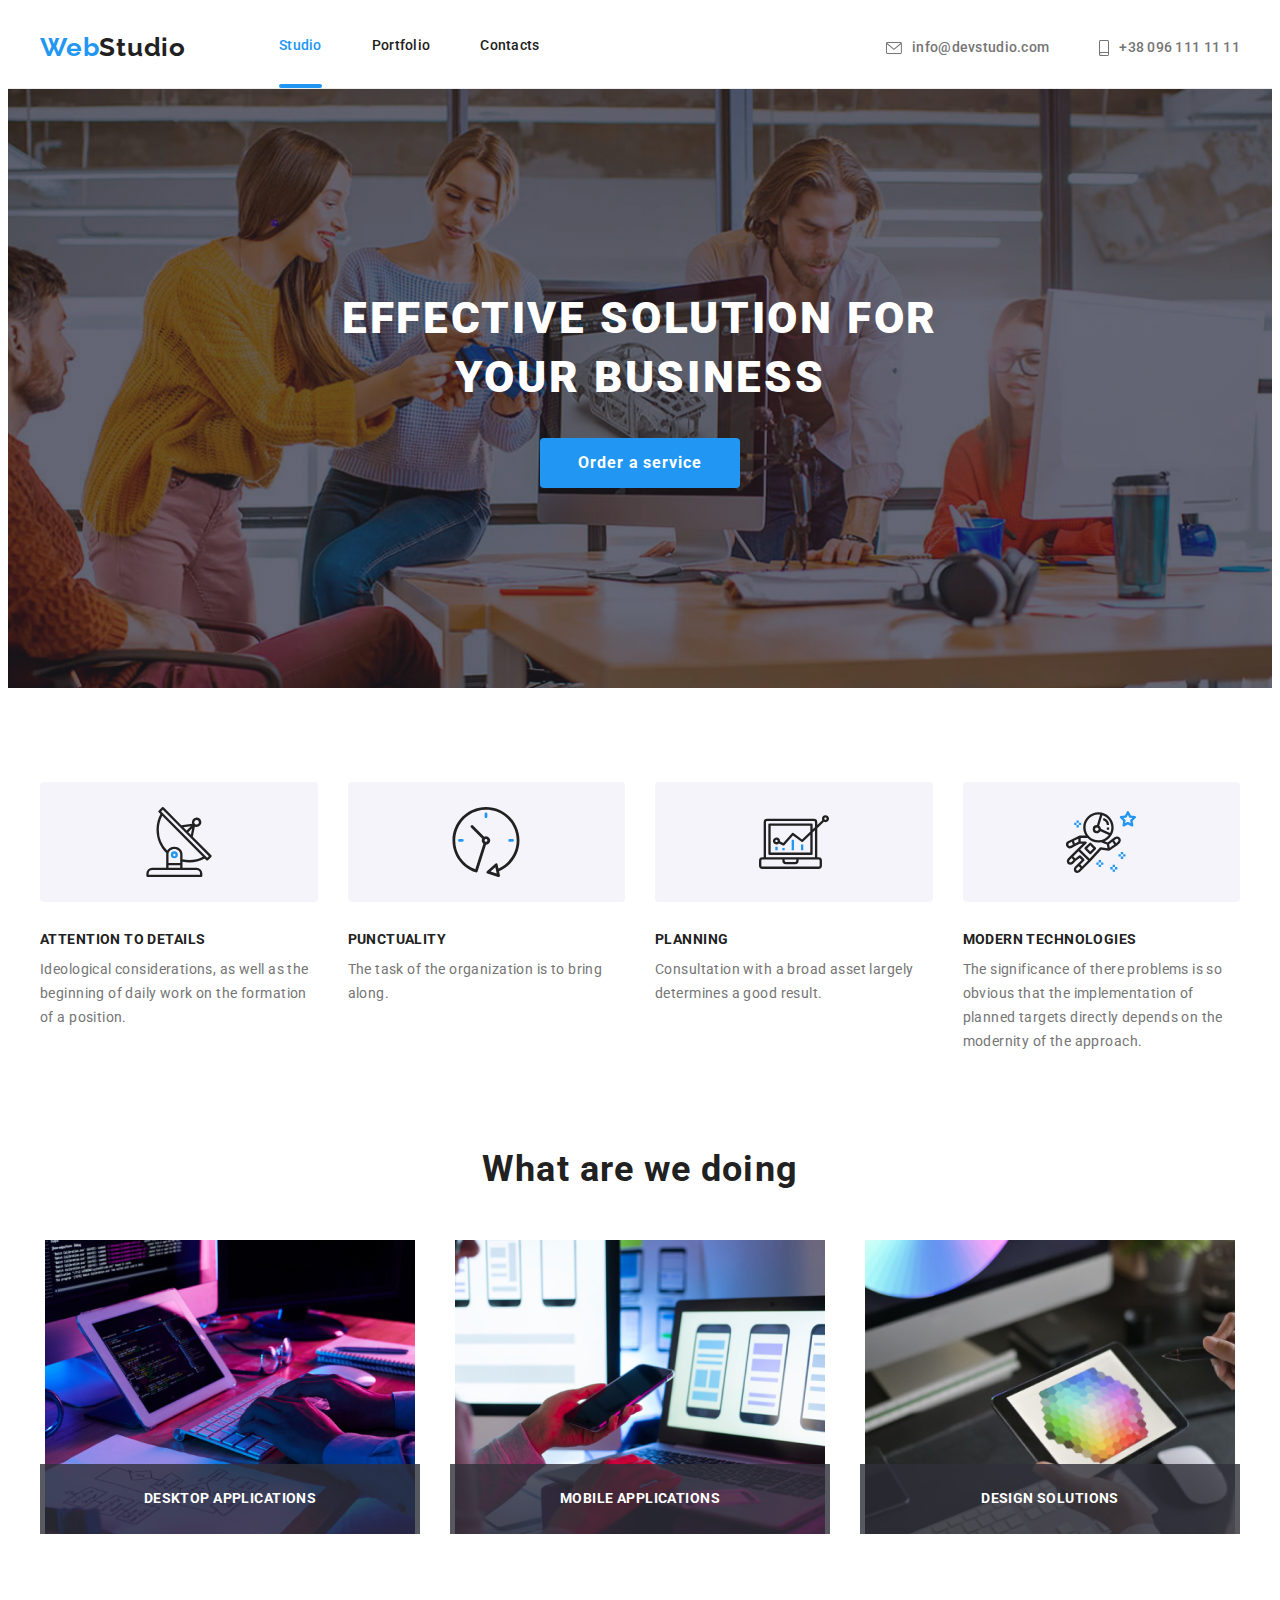
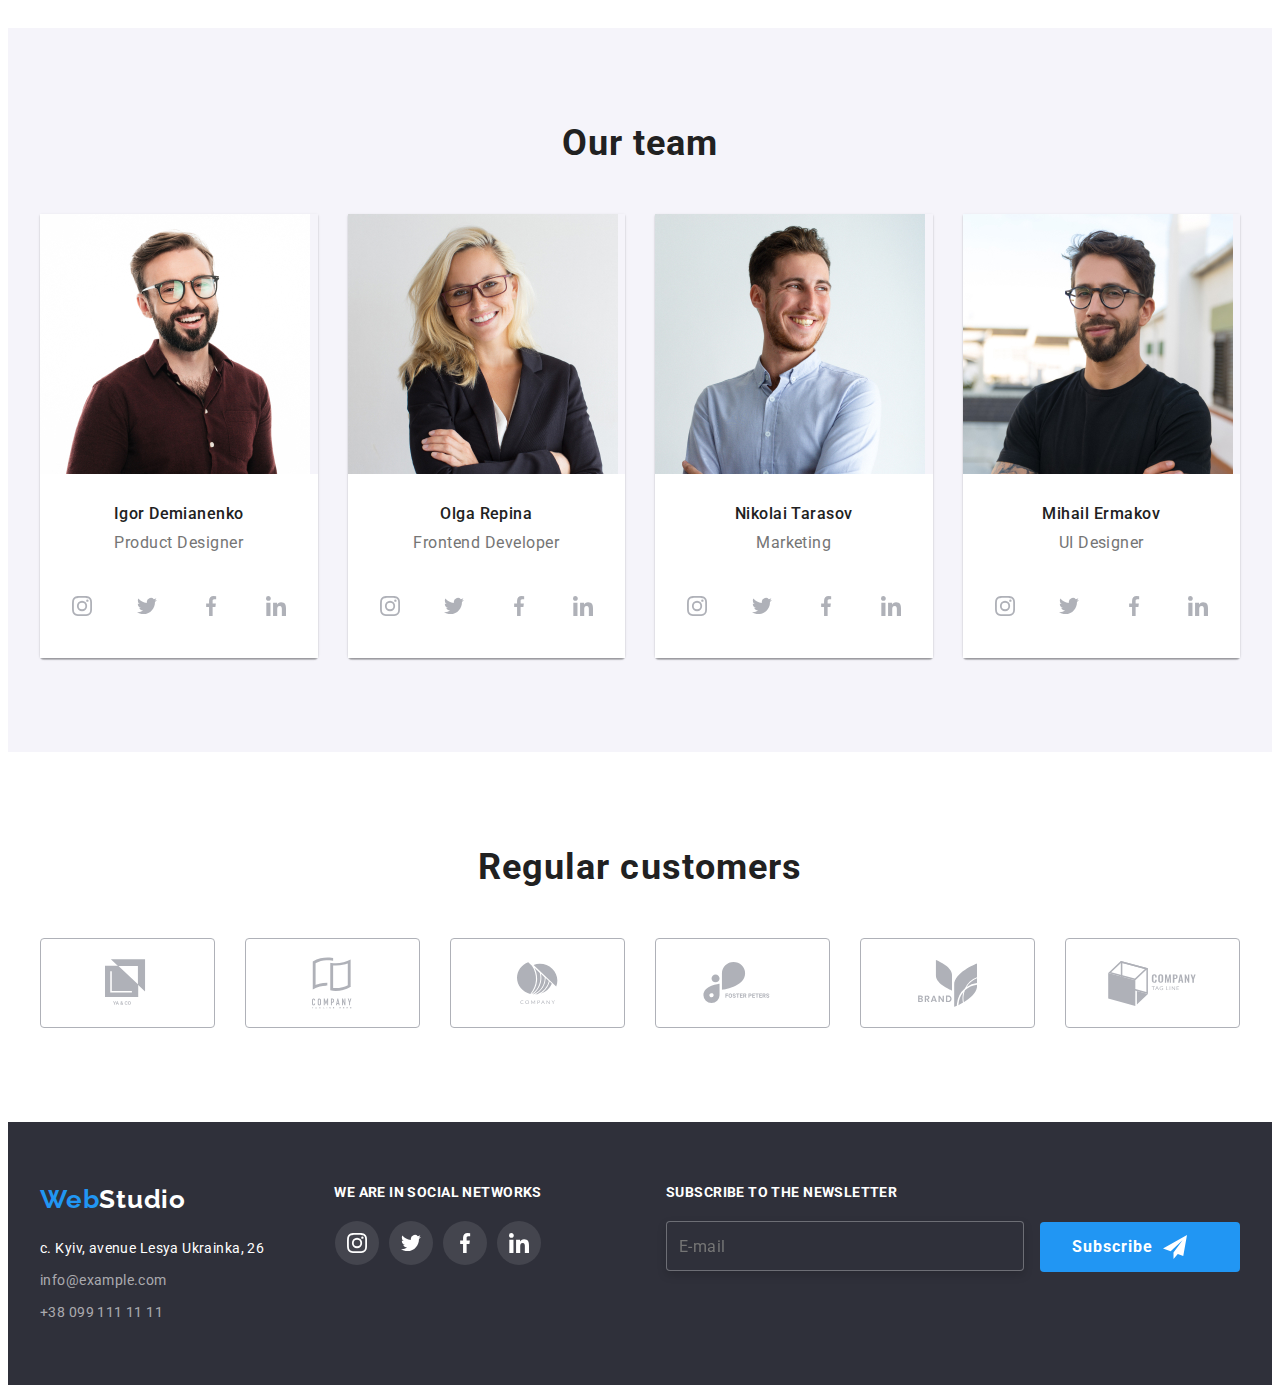
<file: index.html>
<!DOCTYPE html>
<html lang="en">
  <head>
    <meta charset="UTF-8" />
    <meta http-equiv="X-UA-Compatible" content="IE=edge" />
    <meta name="viewport" content="width=device-width, initial-scale=1.0" />
    <title>Studio</title>
    <link rel="preconnect" href="https://fonts.gstatic.com" />
    <link
      href="https://fonts.googleapis.com/css2?family=Raleway:wght@700&family=Roboto:wght@400;500;700;900&display=swap"
      rel="stylesheet"
    />
    <link
      rel="stylesheet"
      href="https://cdnjs.cloudflare.com/ajax/libs/modern-normalize/0.2.0/modern-normalize.css"
      integrity="sha512-oxqL25oMBPTFLK5OOR4U/Y//5oyc+3B8MJVTuGD2FLdyA+VXlhKMyQ7YjHNSI5+CLk0UdMLw1lV64dDuT1Batw=="
      crossorigin="anonymous"
    />
    <link rel="stylesheet" href="./css/main.min.css" />
  </head>

  <body>
    <!--site header-->
    <header class="page-header">
      <div class="container">
        <nav class="nav">
          <a href="./index.html" class="logo__link link" lang="en">
            <span class="logo__text">
              Web<span class="logo--light-them">Studio</span>
            </span>
          </a>

          <ul class="nav__list list">
            <li class="nav__item">
              <a href="./index.html" class="nav__link current link"> Studio </a>
            </li>

            <li class="nav__item">
              <a href="./portfolio.html" class="nav__link link"> Portfolio </a>
            </li>

            <li class="nav__item">
              <a href="" class="nav__link link"> Contacts </a>
            </li>
          </ul>
        </nav>

        <button
          name="Mobile menu"
          type="button"
          class="nav-mobile-menu__open-btn is-open"
          aria-expanded="false"
          data-menu-button
        >
          <svg
            width="40"
            height="40"
            aria-label="Mobile menu"
            class="nav-mobile-menu-btn__open-icon"
          >
            <!-- aria-controls="nav-mobile-menu__open-btn" -->
            <use
              href="./img/icons.svg#icon-menu"
              class="nav-mobile-menu-btn__icon--menu"
            ></use>
          </svg>
        </button>

        <ul class="site-contacts__list list">
          <li class="site-contacts__item">
            <a
              href="mailto:info@devstudio.com"
              class="site-contacts__link link"
            >
              <svg class="site-contacts__icon" width="16" height="12">
                <use href="./img/icons.svg#envelope"></use>
              </svg>
              info@devstudio.com
            </a>
          </li>

          <li class="site-contacts__item">
            <a href="tel:+380961111111" class="site-contacts__link link">
              <svg class="site-contacts__icon" width="10" height="16">
                <use href="./img/icons.svg#smartphone"></use>
              </svg>
              +38 096 111 11 11
            </a>
          </li>
        </ul>
      </div>

      <div class="nav-mobile-menu" id="nav-mobile-menu" data-menu>
        <button
          name="Close mobile menu"
          data-menu-close
          type="button"
          class="nav-mobile-menu__close-btn"
        >
          <svg
            width="40"
            height="40"
            class="nav-mobile-menu-btn__close-icon"
            aria-label="Close mobile menu"
          >
            <!-- aria-controls="nav-mobile-menu__close-btn" -->
            <use href="./img/icons.svg#icon-close-menu"></use>
          </svg>
        </button>
        <ul class="nav-mobile-menu__list list">
          <li class="nav-mobile-menu__item">
            <a href="./index.html" class="nav-mobile-menu__link current link">
              Studio
            </a>
          </li>

          <li class="nav-mobile-menu__item">
            <a href="./portfolio.html" class="nav-mobile-menu__link link">
              Portfolio
            </a>
          </li>

          <li class="nav-mobile-menu__item">
            <a href="" class="nav-mobile-menu__link link"> Contacts </a>
          </li>
        </ul>

        <ul class="nav-mobile-menu__site-contacts-list list">
          <li class="nav-mobile-menu__site-contacts-item">
            <a
              href="tel:+380961111111"
              class="nav-mobile-menu__site-contacts-link nav-mobile-menu__site-contacts-link--tel link"
            >
              <!-- <svg 
                                    class="nav-mobile-menu__site-contacts-icon" 
                                    width="10" 
                                    height="16">
                                        <use href="./images/icons.svg#smartphone"></use>
                                    </svg> -->

              +38 096 111 11 11
            </a>
          </li>

          <li class="nav-mobile-menu__site-contacts-item">
            <a
              href="mailto:info@devstudio.com"
              class="nav-mobile-menu__site-contacts-link nav-mobile-menu__site-contacts-link--mail link"
            >
              <!-- <svg 
                                    class="nav-mobile-menu__site-contacts-icon" 
                                    width="16" 
                                    height="12">
                                        <use href="./images/icons.svg#envelope"></use>
                                    </svg> -->

              info@devstudio.com
            </a>
          </li>
        </ul>

        <ul class="nav-mobile-menu-links__list list">
          <li class="nav-mobile-menu-links__item">
            <a href="" class="nav-mobile-menu-links__link link"> Instagram </a>
          </li>

          <li class="nav-mobile-menu-links__item">
            <a href="" class="nav-mobile-menu-links__link link"> Twitter </a>
          </li>

          <li class="nav-mobile-menu-links__item">
            <a href="" class="nav-mobile-menu-links__link link"> Facebook </a>
          </li>

          <li class="nav-mobile-menu-links__item">
            <a href="" class="nav-mobile-menu-links__link link"> LinkedIn </a>
          </li>
        </ul>
      </div>
    </header>
    <main>
      <!--HERO-->
      <section class="hero overlay">
        <h1 class="hero__title">Effective solution for your business</h1>
        <button data-modal-open type="button" class="btn hero__btn">
          Order a service
        </button>
      </section>

      <!--Features-->
      <section class="features section">
        <div class="container">
          <h2 class="features__title visually-hidden">Features of the team</h2>
          <ul class="features__list list">
            <li class="features__item">
              <div class="features-item-icon__background">
                <svg class="features-item__icon" width="70" height="70">
                  <use href="./img/icons.svg#antenna"></use>
                </svg>
              </div>
              <h3 class="features-item__title">Attention to details</h3>
              <p class="features-item__text">
                Ideological considerations, as well as the beginning of daily
                work on the formation of a position.

                <!-- Идейные соображения, а
                также начало повседневной работы по формированию позиции. -->
              </p>
            </li>

            <li class="features__item">
              <div class="features-item-icon__background">
                <svg class="features-item__icon" width="70" height="70">
                  <use href="./img/icons.svg#clock"></use>
                </svg>
              </div>
              <h3 class="features-item__title">Punctuality</h3>
              <p class="features-item__text">
                The task of the organization is to bring along.
                <!--  Задача организации, в особенности же рамки и место обучения
                кадров влечет за собой. -->
              </p>
            </li>

            <li class="features__item">
              <div class="features-item-icon__background">
                <svg class="feature-item__icon" width="70" height="70">
                  <use href="./img/icons.svg#diagram"></use>
                </svg>
              </div>
              <h3 class="features-item__title">Planning</h3>
              <p class="features-item__text">
                Consultation with a broad asset largely determines a good
                result.
                <!-- Равным образом консультация с широким активом в значительной
                степени обуславливает. -->
              </p>
            </li>

            <li class="features__item">
              <div class="features-item-icon__background">
                <svg class="features-item__icon" width="70" height="70">
                  <use href="./img/icons.svg#astronaut"></use>
                </svg>
              </div>
              <h3 class="features-item__title">Modern technologies</h3>
              <p class="features-item__text">
                The significance of there problems is so obvious that the
                implementation of planned targets directly depends on the
                modernity of the approach.
                <!-- Значимость этих проблем настолько очевидна, что реализация
                плановых заданий. -->
              </p>
            </li>
          </ul>
        </div>
      </section>

      <!--Services-->
      <section class="services section">
        <div class="container">
          <h2 class="services__title section__title">What are we doing</h2>
          <ul class="services__list list">
            <li class="services__item">
              <div class="services-item__image-explanation">
                <picture>
                  <source
                    srcset="
                      ./img/services/laptop/example_of_work_1@1x.jpg 1x,
                      ./img/services/laptop/example_of_work_1@2x.jpg 2x
                    "
                    media="(min-width:1200px)"
                  />
                  <img
                    src="./img/services/laptop/example_of_work_1@1x.jpg"
                    alt="Создание интернет сайта"
                    class="services-item__image"
                  />
                </picture>
                <span class="services-item__image-explanation-text">
                  Desktop applications
                </span>
              </div>
            </li>

            <li class="services__item">
              <div class="services-item__image-explanation">
                <picture>
                  <source
                    srcset="
                      ./img/services/laptop/example_of_work_2@1x.jpg 1x,
                      ./img/services/laptop/example_of_work_2@2x.jpg 2x
                    "
                    media="(min-width:1200px)"
                  />
                  <img
                    src="./img/services/laptop/example_of_work_2@1x.jpg"
                    alt="Оптимизация сайта для просмотра с телефона"
                    class="services-item__image"
                  />
                </picture>
                <span class="services-item__image-explanation-text">
                  Mobile applications
                </span>
              </div>
            </li>

            <li class="services__item">
              <div class="services-item__image-explanation">
                <picture>
                  <source
                    srcset="
                      ./img/services/laptop/example_of_work_3@1x.jpg 1x,
                      ./img/services/laptop/example_of_work_3@2x.jpg 2x
                    "
                    media="(min-width:1200px)"
                  />
                  <img
                    src="./img/services/laptop/example_of_work_3@1x.jpg"
                    alt="Подбор цветовой схемы для сайта"
                    class="services-item__image"
                  />
                </picture>
                <span class="services-item__image-explanation-text">
                  Design solutions
                </span>
              </div>
            </li>
          </ul>
        </div>
      </section>

      <!--Team Members-->
      <section class="team-members section">
        <div class="container">
          <h2 class="team-members__title section__title">Our team</h2>
          <ul class="team-members__list list">
            <li class="team-members__item">
              <picture class="team-members__picture">
                <source
                  srcset="
                    ./img/team-members/laptop/igor_photo@1x.jpg 1x,
                    ./img/team-members/laptop/igor_photo@2x.jpg 2x
                  "
                  media="(min-width: 1200px)"
                />

                <source
                  srcset="
                    ./img/team-members/tablet/igor_photo@1x.jpg 1x,
                    ./img/team-members/tablet/igor_photo@2x.jpg 2x
                  "
                  media="(min-width: 768px)"
                />

                <source
                  srcset="
                    ./img/team-members/mobile/igor_photo@1x.jpg 1x,
                    ./img/team-members/mobile/igor_photo@2x.jpg 2x
                  "
                  media="(min-width: 480px)"
                />
                <img
                  src="./img/team-members/laptop/igor_photo@1x.jpg"
                  alt="Photo Igor Demianenko"
                  class="team-members__image"
                />
              </picture>
              <div class="team-members__description">
                <h3 class="team-members__name">Igor Demianenko</h3>
                <p class="team-members__profession" lang="en">
                  Product Designer
                </p>
                <ul class="team-members-soc-link__list list">
                  <li class="team-members-soc-link__item">
                    <a href="" class="team-members-soc-link__link">
                      <svg
                        class="team-members-soc-link__icon"
                        width="20"
                        height="20"
                      >
                        <use href="./img/icons.svg#instagram-t"></use>
                      </svg>
                    </a>
                  </li>

                  <li class="team-members-soc-link__item">
                    <a href="" class="team-members-soc-link__link">
                      <svg
                        class="team-members-soc-link__icon"
                        width="20"
                        height="20"
                      >
                        <use href="./img/icons.svg#twitter-t"></use>
                      </svg>
                    </a>
                  </li>

                  <li class="team-members-soc-link__item">
                    <a href="" class="team-members-soc-link__link">
                      <svg
                        class="team-members-soc-link__icon"
                        width="20"
                        height="20"
                      >
                        <use href="./img/icons.svg#facebook-t"></use>
                      </svg>
                    </a>
                  </li>

                  <li class="team-members-soc-link__item">
                    <a href="" class="team-members-soc-link__link">
                      <svg
                        class="team-members-soc-link__icon"
                        width="20"
                        height="20"
                      >
                        <use href="./img/icons.svg#linkedin-t"></use>
                      </svg>
                    </a>
                  </li>
                </ul>
              </div>
            </li>

            <li class="team-members__item">
              <picture class="team-members__picture">
                <source
                  srcset="
                    ./img/team-members/laptop/olga_photo@1x.jpg 1x,
                    ./img/team-members/laptop/olga_photo@2x.jpg 2x
                  "
                  media="(min-width: 1200px)"
                />

                <source
                  srcset="
                    ./img/team-members/tablet/olga_photo@1x.jpg 1x,
                    ./img/team-members/tablet/olga_photo@2x.jpg 2x
                  "
                  media="(min-width: 768px)"
                />

                <source
                  srcset="
                    ./img/team-members/mobile/olga_photo@1x.jpg 1x,
                    ./img/team-members/mobile/olga_photo@2x.jpg 2x
                  "
                  media="(min-width: 480px)"
                />
                <img
                  src="./img/team-members/laptop/olga_photo@1x.jpg"
                  alt="Photo Olga Repina"
                  class="team-members__image"
                />
              </picture>
              <div class="team-members__description">
                <h3 class="team-members__name">Olga Repina</h3>
                <p class="team-members__profession" lang="en">
                  Frontend Developer
                </p>
                <ul class="team-members-soc-link__list list">
                  <li class="team-members-soc-link__item">
                    <a href="" class="team-members-soc-link__link">
                      <svg
                        class="team-members-soc-link__icon"
                        width="20"
                        height="20"
                      >
                        <use href="./img/icons.svg#instagram-t"></use>
                      </svg>
                    </a>
                  </li>

                  <li class="team-members-soc-link__item">
                    <a href="" class="team-members-soc-link__link">
                      <svg
                        class="team-members-soc-link__icon"
                        width="20"
                        height="20"
                      >
                        <use href="./img/icons.svg#twitter-t"></use>
                      </svg>
                    </a>
                  </li>

                  <li class="team-members-soc-link__item">
                    <a href="" class="team-members-soc-link__link">
                      <svg
                        class="team-members-soc-link__icon"
                        width="20"
                        height="20"
                      >
                        <use href="./img/icons.svg#facebook-t"></use>
                      </svg>
                    </a>
                  </li>

                  <li class="team-members-soc-link__item">
                    <a href="" class="team-members-soc-link__link">
                      <svg
                        class="team-members-soc-link__icon"
                        width="20"
                        height="20"
                      >
                        <use href="./img/icons.svg#linkedin-t"></use>
                      </svg>
                    </a>
                  </li>
                </ul>
              </div>
            </li>

            <li class="team-members__item">
              <picture class="team-members__picture">
                <source
                  srcset="
                    ./img/team-members/laptop/nikolay_photo@1x.jpg 1x,
                    ./img/team-members/laptop/nikolay_photo@2x.jpg 2x
                  "
                  media="(min-width: 1200px)"
                />

                <source
                  srcset="
                    ./img/team-members/tablet/nikolay_photo@1x.jpg 1x,
                    ./img/team-members/tablet/nikolay_photo@2x.jpg 2x
                  "
                  media="(min-width: 768px)"
                />

                <source
                  srcset="
                    ./img/team-members/mobile/nikolay_photo@1x.jpg 1x,
                    ./img/team-members/mobile/nikolay_photo@2x.jpg 2x
                  "
                  media="(min-width: 480px)"
                />
                <img
                  src="./img/team-members/laptop/nikolay_photo@1x.jpg"
                  alt="Photo Nikolai Tarasov"
                  class="team-members__image"
                />
              </picture>
              <div class="team-members__description">
                <h3 class="team-members__name">Nikolai Tarasov</h3>
                <p class="team-members__profession" lang="en">Marketing</p>
                <ul class="team-members-soc-link__list list">
                  <li class="team-members-soc-link__item">
                    <a href="" class="team-members-soc-link__link">
                      <svg
                        class="team-members-soc-link__icon"
                        width="20"
                        height="20"
                      >
                        <use href="./img/icons.svg#instagram-t"></use>
                      </svg>
                    </a>
                  </li>

                  <li class="team-members-soc-link__item">
                    <a href="" class="team-members-soc-link__link">
                      <svg
                        class="team-members-soc-link__icon"
                        width="20"
                        height="20"
                      >
                        <use href="./img/icons.svg#twitter-t"></use>
                      </svg>
                    </a>
                  </li>

                  <li class="team-members-soc-link__item">
                    <a href="" class="team-members-soc-link__link">
                      <svg
                        class="team-members-soc-link__icon"
                        width="20"
                        height="20"
                      >
                        <use href="./img/icons.svg#facebook-t"></use>
                      </svg>
                    </a>
                  </li>

                  <li class="team-members-soc-link__item">
                    <a href="" class="team-members-soc-link__link">
                      <svg
                        class="team-members-soc-link__icon"
                        width="20"
                        height="20"
                      >
                        <use href="./img/icons.svg#linkedin-t"></use>
                      </svg>
                    </a>
                  </li>
                </ul>
              </div>
            </li>

            <li class="team-members__item">
              <picture class="team-members__picture">
                <source
                  srcset="
                    ./img/team-members/laptop/mihail_photo@1x.jpg 1x,
                    ./img/team-members/laptop/mihail_photo@2x.jpg 2x
                  "
                  media="(min-width: 1200px)"
                />

                <source
                  srcset="
                    ./img/team-members/tablet/mihail_photo@1x.jpg 1x,
                    ./img/team-members/tablet/mihail_photo@2x.jpg 2x
                  "
                  media="(min-width: 768px)"
                />

                <source
                  srcset="
                    ./img/team-members/mobile/mihail_photo@1x.jpg 1x,
                    ./img/team-members/mobile/mihail_photo@2x.jpg 2x
                  "
                  media="(min-width: 480px)"
                />
                <img
                  src="./img/team-members/laptop/mihail_photo@1x.jpg"
                  alt="Photo Mihail Ermakov"
                  class="team-members__image"
                />
              </picture>
              <div class="team-members__description">
                <h3 class="team-members__name">Mihail Ermakov</h3>
                <p class="team-members__profession" lang="en">UI Designer</p>
                <ul class="team-members-soc-link__list list">
                  <li class="team-members-soc-link__item">
                    <a href="" class="team-members-soc-link__link">
                      <svg
                        class="team-members-soc-link__icon"
                        width="20"
                        height="20"
                      >
                        <use href="./img/icons.svg#instagram-t"></use>
                      </svg>
                    </a>
                  </li>

                  <li class="team-members-soc-link__item">
                    <a href="" class="team-members-soc-link__link">
                      <svg
                        class="team-members-soc-link__icon"
                        width="20"
                        height="20"
                      >
                        <use href="./img/icons.svg#twitter-t"></use>
                      </svg>
                    </a>
                  </li>

                  <li class="team-members-soc-link__item">
                    <a href="" class="team-members-soc-link__link">
                      <svg
                        class="team-members-soc-link__icon"
                        width="20"
                        height="20"
                      >
                        <use href="./img/icons.svg#facebook-t"></use>
                      </svg>
                    </a>
                  </li>

                  <li class="team-members-soc-link__item">
                    <a href="" class="team-members-soc-link__link">
                      <svg
                        class="team-members-soc-link__icon"
                        width="20"
                        height="20"
                      >
                        <use href="./img/icons.svg#linkedin-t"></use>
                      </svg>
                    </a>
                  </li>
                </ul>
              </div>
            </li>
          </ul>
        </div>
      </section>

      <!--Customers-->
      <section class="customers section">
        <div class="container">
          <h2 class="customers__title section__title">Regular customers</h2>
          <ul class="customers__list list">
            <li class="customers__item">
              <a href="" class="customers-item__link">
                <svg class="customers-item__icon" width="44.27" height="49.23">
                  <use href="./img/icons.svg#logo-1"></use>
                </svg>
              </a>
            </li>

            <li class="customers__item">
              <a href="" class="customers-item__link">
                <svg class="customers-item__icon" width="40" height="52">
                  <use href="./img/icons.svg#logo-2"></use>
                </svg>
              </a>
            </li>

            <li class="customers__item">
              <a href="" class="customers-item__link">
                <svg class="customers-item__icon" width="41" height="42.6">
                  <use href="./img/icons.svg#logo-3"></use>
                </svg>
              </a>
            </li>

            <li class="customers__item">
              <a href="" class="customers-item__link">
                <svg class="customers-item__icon" width="79.66" height="42.02">
                  <use href="./img/icons.svg#logo-4"></use>
                </svg>
              </a>
            </li>

            <li class="customers__item">
              <a href="" class="customers-item__link">
                <svg class="customers-item__icon" width="59" height="47">
                  <use href="./img/icons.svg#logo-5"></use>
                </svg>
              </a>
            </li>

            <li class="customers__item">
              <a href="" class="customers-item__link">
                <svg class="customers-item__icon" width="88.48" height="45.44">
                  <use href="./img/icons.svg#logo-6"></use>
                </svg>
              </a>
            </li>
          </ul>
        </div>
      </section>
    </main>

    <!--Footer-->
    <footer class="page-footer section">
      <div class="container">
        <div class="address-main-subscribe">
          <div class="address-main">
            <a
              href="./index.html"
              class="logo__link logo-footer link"
              lang="en"
            >
              <span class="logo__text">
                Web<span class="logo--dark-them">Studio</span>
              </span>
            </a>

            <!--Address-->
            <address class="address">
              <ul class="address__list list">
                <li class="address__item">
                  <a
                    href="https://goo.gl/maps/oQdtfQdhAtJSonEbA"
                    class="address__link link"
                  >
                    <span class="address__text address__text--wight">
                      c. Kyiv, avenue Lesya Ukrainka, 26
                    </span>
                  </a>
                </li>

                <li class="address__item">
                  <a href="mailto:info@example.com" class="address__link link">
                    <span class="address__text"> info@example.com </span>
                  </a>
                </li>

                <li class="address__item">
                  <a href="tel:+380991111111" class="address-tel link">
                    <span class="address__text"> +38 099 111 11 11 </span>
                  </a>
                </li>
              </ul>
            </address>
          </div>

          <!--Subscribe-->
          <div class="subscribe">
            <b class="subscribe__title"> We are in social networks </b>
            <ul class="subscribe-soc-link__list list">
              <li class="subscribe-soc-link__item">
                <a href="" class="subscribe-soc-link-item__link">
                  <svg
                    class="subscribe-soc-link-item__icon"
                    width="20"
                    height="20"
                  >
                    <use href="./img/icons.svg#instagram"></use>
                  </svg>
                </a>
              </li>

              <li class="subscribe-soc-link__item">
                <a href="" class="subscribe-soc-link-item__link">
                  <svg
                    class="subscribe-soc-link-item__icon"
                    width="20"
                    height="20"
                  >
                    <use href="./img/icons.svg#twitter"></use>
                  </svg>
                </a>
              </li>

              <li class="subscribe-soc-link__item">
                <a href="" class="subscribe-soc-link-item__link">
                  <svg
                    class="subscribe-soc-link-item__icon"
                    width="20"
                    height="20"
                  >
                    <use href="./img/icons.svg#facebook"></use>
                  </svg>
                </a>
              </li>

              <li class="subscribe-soc-link__item">
                <a href="" class="subscribe-soc-link-item__link">
                  <svg
                    class="subscribe-soc-link-item__icon"
                    width="20"
                    height="20"
                  >
                    <use href="./img/icons.svg#linkedin"></use>
                  </svg>
                </a>
              </li>
            </ul>
          </div>
        </div>

        <!--Mail-input-->
        <div class="mail-input__block">
          <p class="mail-input__title subscribe__title">
            Subscribe to the newsletter
          </p>
          <form class="mail-input__form">
            <input
              id="mail"
              type="email"
              name="mail"
              class="mail-input"
              placeholder="E-mail"
            />

            <button type="submit" class="btn mail-input__btn">
              <span class="mail-input-btn__text"> Subscribe </span>
              <svg class="mail-input-btn__icon" width="24" height="24">
                <use href="./img/icons.svg#icon-icon-send"></use>
              </svg>
            </button>
          </form>
        </div>
      </div>
    </footer>

    <!--Modal-->
    <div data-modal class="backdrop is-hidden">
      <div class="modal">
        <button data-modal-close type="button" class="btn modal-btn--close">
          <svg class="modal-btn__close-icon" width="18" height="18">
            <use href="./img/icons.svg#icon-close"></use>
          </svg>
        </button>

        <p class="modal__title">Leave your details, we will call you</p>

        <form class="modal__input-form">
          <ul class="modal-input-form__list list">
            <!-- Input Name                 -->
            <li class="modal-input-form__item">
              <div class="form-name form-field">
                <label
                  for="name"
                  class="form-name__label modal-window__form-label"
                >
                  Name
                </label>
                <input
                  id="name"
                  type="text"
                  name="name"
                  class="form-name__input modal-window__form-input"
                  autocomplete="name"
                />
                <svg
                  class="form-name__icon form-input__icon"
                  width="18"
                  height="18"
                >
                  <use href="./img/icons.svg#icon-modal-person"></use>
                </svg>
              </div>
            </li>
            <!-- Input Tel                 -->
            <li class="modal-input-form__item">
              <div class="form-tel form-field">
                <label
                  for="tel"
                  class="form-tel__label modal-window__form-label"
                >
                  Phone
                </label>
                <input
                  id="tel"
                  type="tel"
                  name="tel"
                  class="form-tel__input modal-window__form-input"
                  autocomplete="tel"
                />
                <svg
                  class="form-tel__icon form-input__icon"
                  width="18"
                  height="18"
                >
                  <use href="./img/icons.svg#icon-modal-phone"></use>
                </svg>
              </div>
            </li>
            <!-- Input Mail                 -->
            <li class="modal-input-form__item">
              <div class="form-email form-field">
                <label
                  for="email"
                  class="form-email__label modal-window__form-label"
                >
                  Mail
                </label>
                <input
                  id="email"
                  type="email"
                  name="email"
                  class="form-email__input modal-window__form-input"
                  autocomplete="email"
                />
                <svg
                  class="form-email__icon form-input__icon"
                  width="18"
                  height="18"
                >
                  <use href="./img/icons.svg#icon-modal-email"></use>
                </svg>
              </div>
            </li>
            <!-- Input Comment                 -->
            <li class="modal-input-form__item">
              <div class="form-comment form-field">
                <label
                  for="comment"
                  class="form-comment__label modal-window__form-label"
                >
                  Comment
                </label>
                <textarea
                  name="comment"
                  id="comment"
                  rows="10"
                  placeholder="Enter text"
                  class="modal-window__form-input form-comment__textarea"
                ></textarea>
              </div>
            </li>
          </ul>
          <!-- Checkbox                 -->
          <div class="form-agreement">
            <label
              for="agreement"
              class="form-agreement__label"
              style="margin-left: 20px"
            >
              <input
                id="agreement"
                type="checkbox"
                name="agreement"
                value="agreement"
                class="form-agreement__check-input visually-hidden"
              />

              I agree with the mailing and accept

              <a href="" class="form-agreement__link">
                Terms of the contract
              </a>
              <span class="check-box">
                <!-- <svg class="check-box__icon"
                            width="16"
                            height="15">
                                <use href="./img/icons.svg#icon-not-check"></use> 
                            </svg> -->
              </span>
            </label>
          </div>

          <button type="submit" class="btn modal-btn--send">
            <span class="modal-btn-send__text"> Send </span>
          </button>
        </form>
      </div>
    </div>

    <!-- Script -->
    <script src="./js/modal.js"></script>
    <script src="./js/mobile-menu.js"></script>
  </body>
</html>
</file>
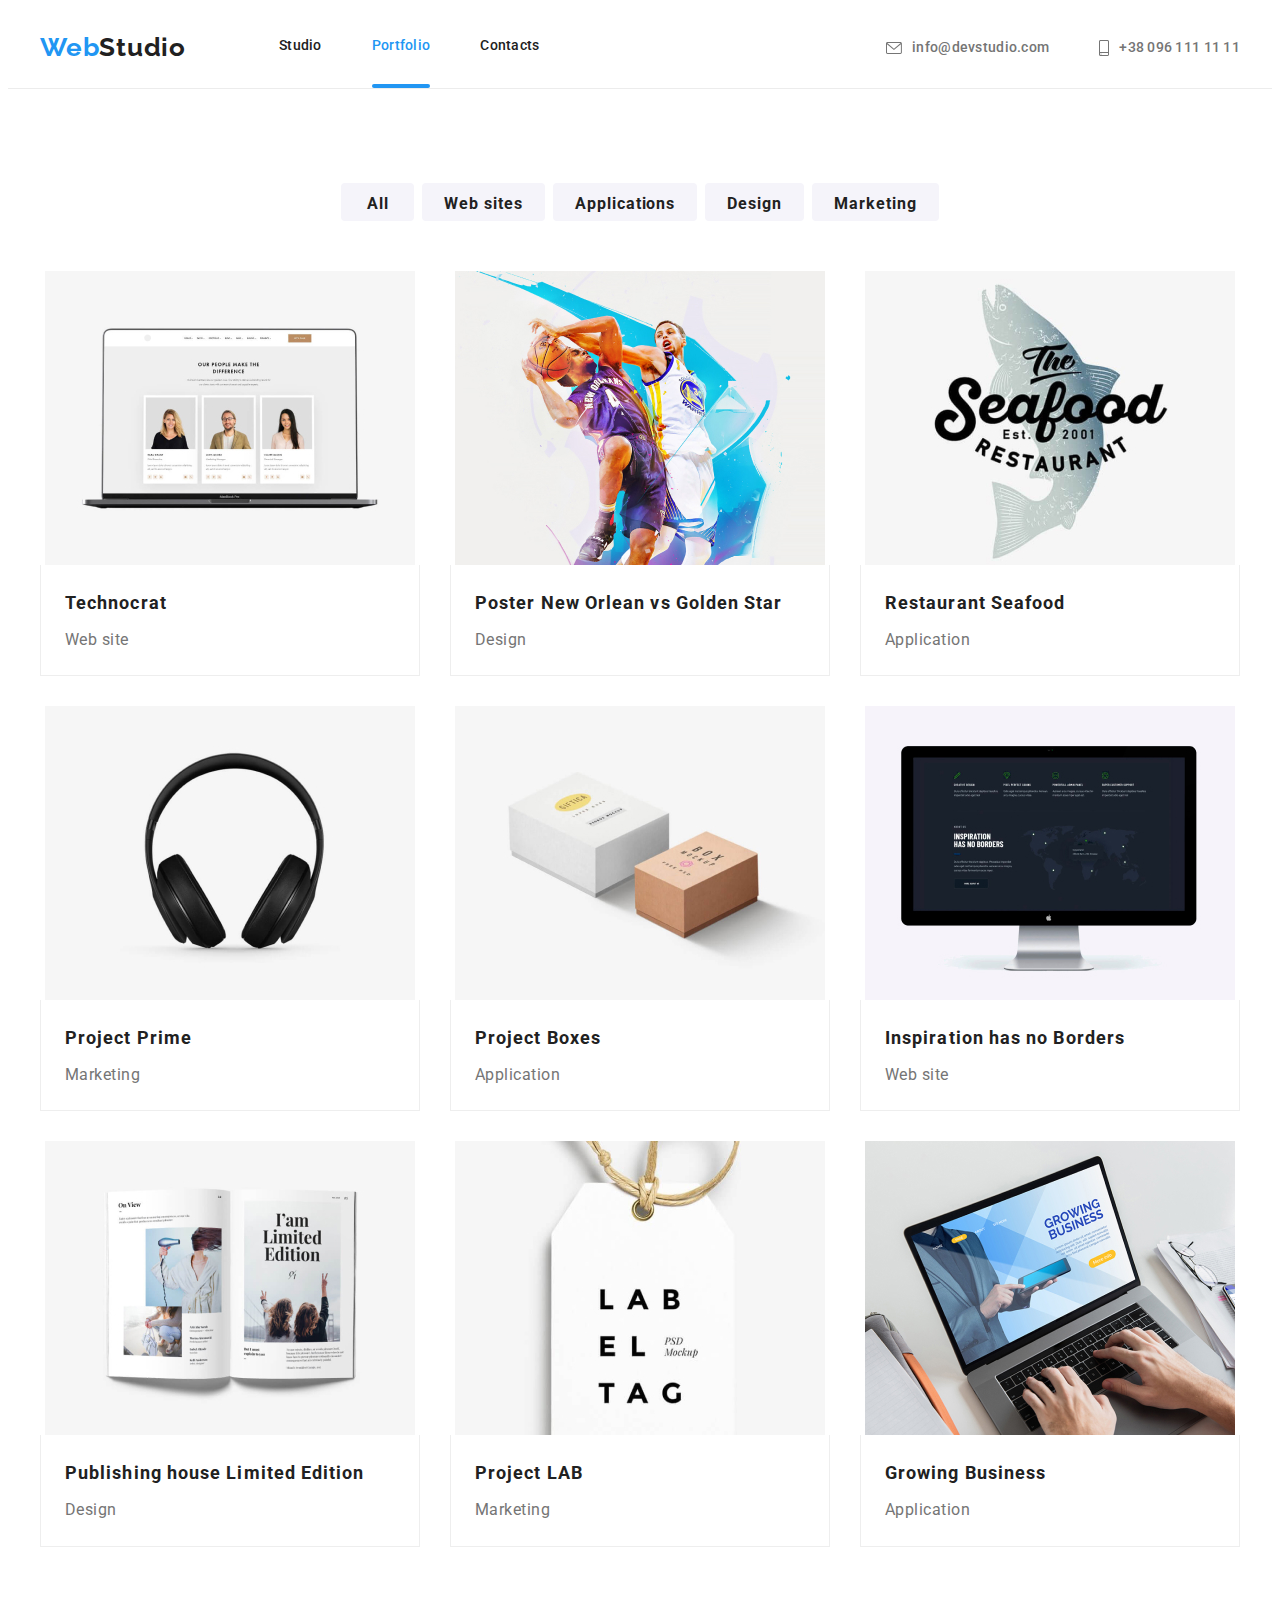
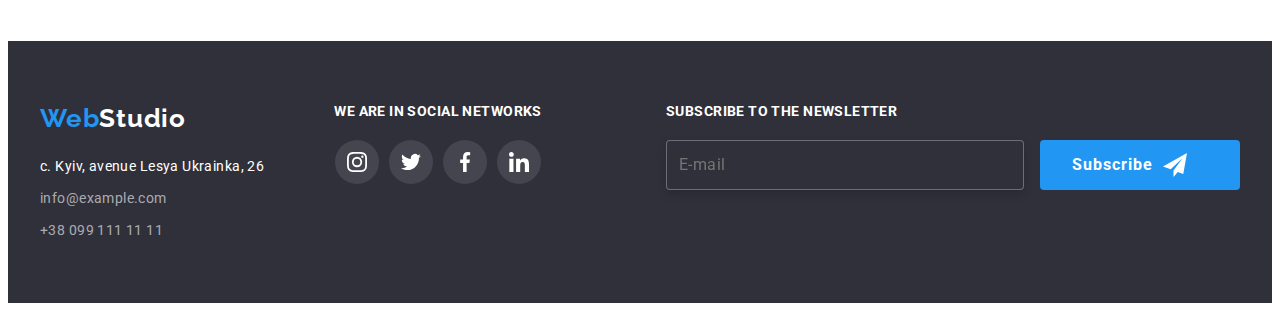
<file: portfolio.html>
<!DOCTYPE html>
<html lang="en">
  <head>
    <meta charset="UTF-8" />
    <meta http-equiv="X-UA-Compatible" content="IE=edge" />
    <meta name="viewport" content="width=device-width, initial-scale=1.0" />
    <title>Portfolio</title>
    <link rel="preconnect" href="https://fonts.gstatic.com" />
    <link
      href="https://fonts.googleapis.com/css2?family=Raleway:wght@700&family=Roboto:wght@400;500;700;900&display=swap"
      rel="stylesheet"
    />
    <link
      rel="stylesheet"
      href="https://cdnjs.cloudflare.com/ajax/libs/modern-normalize/0.2.0/modern-normalize.css"
      integrity="sha512-oxqL25oMBPTFLK5OOR4U/Y//5oyc+3B8MJVTuGD2FLdyA+VXlhKMyQ7YjHNSI5+CLk0UdMLw1lV64dDuT1Batw=="
      crossorigin="anonymous"
    />
    <link rel="stylesheet" href="./css/main.min.css" />
  </head>

  <body>
    <!--HEADER-->
    <header class="page-header">
      <div class="container">
        <nav class="nav">
          <a href="./index.html" class="logo__link link" lang="en">
            <span class="logo__text">
              Web<span class="logo--light-them">Studio</span>
            </span>
          </a>

          <ul class="nav__list list">
            <li class="nav__item">
              <a href="./index.html" class="nav__link link"> Studio </a>
            </li>

            <li class="nav__item">
              <a href="./portfolio.html" class="nav__link current link">
                Portfolio
              </a>
            </li>

            <li class="nav__item">
              <a href="" class="nav__link link"> Contacts </a>
            </li>
          </ul>
        </nav>

        <button
          name="Mobile menu"
          type="button"
          class="nav-mobile-menu__open-btn is-open"
          aria-expanded="false"
          data-menu-button
        >
          <svg
            width="40"
            height="40"
            aria-label="Mobile menu"
            class="nav-mobile-menu-btn__open-icon"
          >
            <use
              href="./img/icons.svg#icon-menu"
              class="nav-mobile-menu-btn__icon--menu"
            ></use>
          </svg>
        </button>

        <ul class="site-contacts__list list">
          <li class="site-contacts__item">
            <a
              href="mailto:info@devstudio.com"
              class="site-contacts__link link"
            >
              <svg class="site-contacts__icon" width="16" height="12">
                <use href="./img/icons.svg#envelope"></use>
              </svg>
              info@devstudio.com
            </a>
          </li>

          <li class="site-contacts__item">
            <a href="tel:+380961111111" class="site-contacts__link link">
              <svg class="site-contacts__icon" width="10" height="16">
                <use href="./img/icons.svg#smartphone"></use>
              </svg>
              +38 096 111 11 11
            </a>
          </li>
        </ul>
      </div>

      <!-- nav-mobile-menu -->
      <div class="nav-mobile-menu" id="nav-mobile-menu" data-menu>
        <button
          name="Close mobile menu"
          data-menu-close
          type="button"
          class="nav-mobile-menu__close-btn"
        >
          <svg
            width="40"
            height="40"
            class="nav-mobile-menu-btn__close-icon"
            aria-label="Close mobile menu"
          >
            <use href="./img/icons.svg#icon-close-menu"></use>
          </svg>
        </button>
        <ul class="nav-mobile-menu__list list">
          <li class="nav-mobile-menu__item">
            <a href="./index.html" class="nav-mobile-menu__link link">
              Studio
            </a>
          </li>

          <li class="nav-mobile-menu__item">
            <a
              href="./portfolio.html"
              class="nav-mobile-menu__link current link"
            >
              Portfolio
            </a>
          </li>

          <li class="nav-mobile-menu__item">
            <a href="" class="nav-mobile-menu__link link"> Contacts </a>
          </li>
        </ul>

        <ul class="nav-mobile-menu__site-contacts-list list">
          <li class="nav-mobile-menu__site-contacts-item">
            <a
              href="tel:+380961111111"
              class="nav-mobile-menu__site-contacts-link nav-mobile-menu__site-contacts-link--tel link"
            >
              <!-- <svg 
                                    class="nav-mobile-menu__site-contacts-icon" 
                                    width="10" 
                                    height="16">
                                        <use href="./images/icons.svg#smartphone"></use>
                                    </svg> -->

              +38 096 111 11 11
            </a>
          </li>

          <li class="nav-mobile-menu__site-contacts-item">
            <a
              href="mailto:info@devstudio.com"
              class="nav-mobile-menu__site-contacts-link nav-mobile-menu__site-contacts-link--mail link"
            >
              <!-- <svg 
                                    class="nav-mobile-menu__site-contacts-icon" 
                                    width="16" 
                                    height="12">
                                        <use href="./images/icons.svg#envelope"></use>
                                    </svg> -->

              info@devstudio.com
            </a>
          </li>
        </ul>

        <ul class="nav-mobile-menu-links__list list">
          <li class="nav-mobile-menu-links__item">
            <a href="" class="nav-mobile-menu-links__link link"> Instagram </a>
          </li>

          <li class="nav-mobile-menu-links__item">
            <a href="" class="nav-mobile-menu-links__link link"> Twitter </a>
          </li>

          <li class="nav-mobile-menu-links__item">
            <a href="" class="nav-mobile-menu-links__link link"> Facebook </a>
          </li>

          <li class="nav-mobile-menu-links__item">
            <a href="" class="nav-mobile-menu-links__link link"> LinkedIn </a>
          </li>
        </ul>
      </div>
    </header>

    <main>
      <section class="portfolio section">
        <div class="container">
          <!--FILTERS-->
          <ul class="filters__list list">
            <li class="filters__item">
              <button type="button" class="btn filters__btn">All</button>
            </li>

            <li class="filters__item">
              <button type="button" class="btn filters__btn">Web sites</button>
            </li>

            <li class="filters__item">
              <button type="button" class="btn filters__btn">
                Applications
              </button>
            </li>

            <li class="filters__item">
              <button type="button" class="btn filters__btn">Design</button>
            </li>

            <li class="filters__item">
              <button type="button" class="btn filters__btn">Marketing</button>
            </li>
          </ul>

          <!--Cards Set-->
          <ul class="card__list list">
            <li class="card__item">
              <article class="card">
                <a href="" class="card__link link">
                  <div class="card__additional-info">
                    <picture class="card__picture">
                      <source
                        srcset="
                          ./img/portfolio/laptop/web-sites/tehno@1x.jpg 1x,
                          ./img/portfolio/laptop/web-sites/tehno@2x.jpg 2x
                        "
                        media="(min-width: 1200px)"
                      />

                      <source
                        srcset="
                          ./img/portfolio/tablet/web-sites/tehno@1x.jpg 1x,
                          ./img/portfolio/tablet/web-sites/tehno@2x.jpg 2x
                        "
                        media="(min-width: 768px)"
                      />

                      <source
                        srcset="
                          ./img/portfolio/mobile/web-sites/tehno@1x.jpg 1x,
                          ./img/portfolio/mobile/web-sites/tehno@2x.jpg 2x
                        "
                        media="(min-width: 480px)"
                      />
                      <img
                        src="./img/portfolio/laptop/web-sites/tehno@1x.jpg"
                        alt="Главная страница сайта Технокряк"
                        class="card__image"
                      />
                    </picture>
                    <p class="card__overlay">
                      A website (also written as web site) is a collection of
                      web pages and related content that is identified by a
                      common domain name and published on at least one web
                      server.
                    </p>

                    <p></p>
                  </div>

                  <div class="card__description">
                    <h2 class="card__name">Technocrat</h2>

                    <p class="card__category">Web site</p>
                  </div>
                </a>
              </article>
            </li>

            <li class="card__item">
              <article class="card">
                <a href="" class="card__link link">
                  <div class="card__additional-info">
                    <picture class="card__picture">
                      <source
                        srcset="
                          ./img/portfolio/laptop/design/new-orlean-vs-golden-star@1x.jpg 1x,
                          ./img/portfolio/laptop/design/new-orlean-vs-golden-star@2x.jpg 2x
                        "
                        media="(min-width: 1200px)"
                      />

                      <source
                        srcset="
                          ./img/portfolio/tablet/design/new-orlean-vs-golden-star@1x.jpg 1x,
                          ./img/portfolio/tablet/design/new-orlean-vs-golden-star@2x.jpg 2x
                        "
                        media="(min-width: 768px)"
                      />

                      <source
                        srcset="
                          ./img/portfolio/mobile/design/new-orlean-vs-golden-star@1x.jpg 1x,
                          ./img/portfolio/mobile/design/new-orlean-vs-golden-star@2x.jpg 2x
                        "
                        media="(min-width: 480px)"
                      />
                      <img
                        src="./img/portfolio/laptop/design/new-orlean-vs-golden-star@1x.jpg"
                        alt="Два баскетболиста"
                        class="card__image"
                      />
                    </picture>
                    <p class="card__overlay">
                      A poster is a large sheet that is placed either on a
                      public space to promote something or on a wall as
                      decoration.
                    </p>

                    <p></p>
                  </div>

                  <div class="card__description">
                    <h2 class="card__name">
                      Poster <span lang="en">New Orlean vs Golden Star</span>
                    </h2>
                    <p class="card__category">Design</p>
                  </div>
                </a>
              </article>
            </li>

            <li class="card__item">
              <article class="card">
                <a href="" class="card__link link">
                  <div class="card__additional-info">
                    <picture class="card__picture">
                      <source
                        srcset="
                          ./img/portfolio/laptop/applications/seafood@1x.jpg 1x,
                          ./img/portfolio/laptop/applications/seafood@2x.jpg 2x
                        "
                        media="(min-width: 1200px)"
                      />

                      <source
                        srcset="
                          ./img/portfolio/tablet/applications/seafood@1x.jpg 1x,
                          ./img/portfolio/tablet/applications/seafood@2x.jpg 2x
                        "
                        media="(min-width: 768px)"
                      />

                      <source
                        srcset="
                          ./img/portfolio/mobile/applications/seafood@1x.jpg 1x,
                          ./img/portfolio/mobile/applications/seafood@2x.jpg 2x
                        "
                        media="(min-width: 480px)"
                      />
                      <img
                        src="./img/portfolio/laptop/applications/seafood@1x.jpg"
                        alt="Логотип ресторана Seafood"
                        class="card__image"
                      />
                    </picture>
                    <p class="card__overlay">
                      A restaurant is a business that prepares and serves food
                      and drinks to customers.
                    </p>

                    <p></p>
                  </div>

                  <div class="card__description">
                    <h2 class="card__name">
                      Restaurant <span lang="en">Seafood</span>
                    </h2>
                    <p class="card__category">Application</p>
                  </div>
                </a>
              </article>
            </li>

            <li class="card__item">
              <article class="card">
                <a href="" class="card__link link">
                  <div class="card__additional-info">
                    <picture class="card__picture">
                      <source
                        srcset="
                          ./img/portfolio/laptop/marketing/prime@1x.jpg 1x,
                          ./img/portfolio/laptop/marketing/prime@2x.jpg 2x
                        "
                        media="(min-width: 1200px)"
                      />

                      <source
                        srcset="
                          ./img/portfolio/tablet/marketing/prime@1x.jpg 1x,
                          ./img/portfolio/tablet/marketing/prime@2x.jpg 2x
                        "
                        media="(min-width: 768px)"
                      />

                      <source
                        srcset="
                          ./img/portfolio/mobile/marketing/prime@1x.jpg 1x,
                          ./img/portfolio/mobile/marketing/prime@2x.jpg 2x
                        "
                        media="(min-width: 480px)"
                      />
                      <img
                        src="./img/portfolio/laptop/marketing/prime@1x.jpg"
                        alt="Наушники"
                        class="card__image"
                      />
                    </picture>
                    <p class="card__overlay">
                      Marketing is the process of exploring, creating, and
                      delivering value to meet the needs of a target market in
                      terms of goods and services.
                    </p>
                  </div>

                  <div class="card__description">
                    <h2 class="card__name">
                      Project <span lang="en">Prime</span>
                    </h2>
                    <p class="card__category">Marketing</p>
                  </div>
                </a>
              </article>
            </li>

            <li class="card__item">
              <article class="card">
                <a href="" class="card__link link">
                  <div class="card__additional-info">
                    <picture class="card__picture">
                      <source
                        srcset="
                          ./img/portfolio/laptop/applications/boxes@1x.jpg 1x,
                          ./img/portfolio/laptop/applications/boxes@2x.jpg 2x
                        "
                        media="(min-width: 1200px)"
                      />

                      <source
                        srcset="
                          ./img/portfolio/tablet/applications/boxes@1x.jpg 1x,
                          ./img/portfolio/tablet/applications/boxes@2x.jpg 2x
                        "
                        media="(min-width: 768px)"
                      />

                      <source
                        srcset="
                          ./img/portfolio/mobile/applications/boxes@1x.jpg 1x,
                          ./img/portfolio/mobile/applications/boxes@2x.jpg 2x
                        "
                        media="(min-width: 480px)"
                      />
                      <img
                        src="./img/portfolio/laptop/applications/boxes@1x.jpg"
                        alt="Две коробки:белая и коричневая"
                        class="card__image"
                      />
                    </picture>
                    <p class="card__overlay">
                      A project is any undertaking, carried out individually or
                      collaboratively and possibly involving research or design,
                      that is carefully planned to achieve a particular aim.
                    </p>
                  </div>
                  <div class="card__description">
                    <h2 class="card__name">
                      Project <span lang="en">Boxes</span>
                    </h2>
                    <p class="card__category">Application</p>
                  </div>
                </a>
              </article>
            </li>

            <li class="card__item">
              <article class="card">
                <a href="" class="card__link link">
                  <div class="card__additional-info">
                    <picture class="card__picture">
                      <source
                        srcset="
                          ./img/portfolio/laptop/web-sites/inspiration-has-no-borders@1x.jpg 1x,
                          ./img/portfolio/laptop/web-sites/inspiration-has-no-borders@2x.jpg 2x
                        "
                        media="(min-width: 1200px)"
                      />

                      <source
                        srcset="
                          ./img/portfolio/tablet/web-sites/inspiration-has-no-borders@1x.jpg 1x,
                          ./img/portfolio/tablet/web-sites/inspiration-has-no-borders@2x.jpg 2x
                        "
                        media="(min-width: 768px)"
                      />

                      <source
                        srcset="
                          ./img/portfolio/mobile/web-sites/inspiration-has-no-borders@1x.jpg 1x,
                          ./img/portfolio/mobile/web-sites/inspiration-has-no-borders@2x.jpg 2x
                        "
                        media="(min-width: 480px)"
                      />
                      <img
                        src="./img/portfolio/laptop/web-sites/inspiration-has-no-borders@1x.jpg"
                        alt="Главная страница сайта Inspiration has no Borders"
                        class="card__image"
                      />
                    </picture>
                    <p class="card__overlay">
                      A website (also written as web site) is a collection of
                      web pages and related content that is identified by a
                      common domain name and published on at least one web
                      server.
                    </p>

                    <p></p>
                  </div>

                  <div class="card__description">
                    <h2 lang="en" class="card__name">
                      Inspiration has no Borders
                    </h2>
                    <p class="card__category">Web site</p>
                  </div>
                </a>
              </article>
            </li>

            <li class="card__item">
              <article class="card">
                <a href="" class="card__link link">
                  <div class="card__additional-info">
                    <picture class="card__picture">
                      <source
                        srcset="
                          ./img/portfolio/laptop/design/limited-edition@1x.jpg 1x,
                          ./img/portfolio/laptop/design/limited-edition@2x.jpg 2x
                        "
                        media="(min-width: 1200px)"
                      />

                      <source
                        srcset="
                          ./img/portfolio/tablet/design/limited-edition@1x.jpg 1x,
                          ./img/portfolio/tablet/design/limited-edition@2x.jpg 2x
                        "
                        media="(min-width: 768px)"
                      />

                      <source
                        srcset="
                          ./img/portfolio/mobile/design/limited-edition@1x.jpg 1x,
                          ./img/portfolio/mobile/design/limited-edition@2x.jpg 2x
                        "
                        media="(min-width: 480px)"
                      />
                      <img
                        src="./img/portfolio/laptop/design/limited-edition@1x.jpg"
                        alt="Развертка книги"
                        class="card__image"
                      />
                    </picture>
                    <p class="card__overlay">
                      A design is a plan or specification for the construction
                      of an object or system or for the implementation of an
                      activity or process or the result of that plan or
                      specification in the form of a prototype, product, or
                      process.
                    </p>

                    <p></p>
                  </div>

                  <div class="card__description">
                    <h2 class="card__name">
                      Publishing house <span lang="en">Limited Edition</span>
                    </h2>
                    <p class="card__category">Design</p>
                  </div>
                </a>
              </article>
            </li>

            <li class="card__item">
              <article class="card">
                <a href="" class="card__link link">
                  <div class="card__additional-info">
                    <picture class="card__picture">
                      <source
                        srcset="
                          ./img/portfolio/laptop/marketing/lab@1x.jpg 1x,
                          ./img/portfolio/laptop/marketing/lab@2x.jpg 2x
                        "
                        media="(min-width: 1200px)"
                      />

                      <source
                        srcset="
                          ./img/portfolio/tablet/marketing/lab@1x.jpg 1x,
                          ./img/portfolio/tablet/marketing/lab@2x.jpg 2x
                        "
                        media="(min-width: 768px)"
                      />

                      <source
                        srcset="
                          ./img/portfolio/mobile/marketing/lab@1x.jpg 1x,
                          ./img/portfolio/mobile/marketing/lab@2x.jpg 2x
                        "
                        media="(min-width: 480px)"
                      />
                      <img
                        src="./img/portfolio/laptop/marketing/lab@1x.jpg"
                        alt="Белая этикетка"
                        class="card__image"
                      />
                    </picture>
                    <p class="card__overlay">
                      Marketing is the process of exploring, creating, and
                      delivering value to meet the needs of a target market in
                      terms of goods and services.
                    </p>

                    <p></p>
                  </div>

                  <div class="card__description">
                    <h2 class="card__name">
                      Project <span lang="en">LAB</span>
                    </h2>
                    <p class="card__category">Marketing</p>
                  </div>
                </a>
              </article>
            </li>

            <li class="card__item">
              <article class="card">
                <a href="" class="card__link link">
                  <div class="card__additional-info">
                    <picture class="card__picture">
                      <source
                        srcset="
                          ./img/portfolio/laptop/applications/growing-business@1x.jpg 1x,
                          ./img/portfolio/laptop/applications/growing-business@2x.jpg 2x
                        "
                        media="(min-width: 1200px)"
                      />

                      <source
                        srcset="
                          ./img/portfolio/tablet/applications/growing-business@1x.jpg 1x,
                          ./img/portfolio/tablet/applications/growing-business@2x.jpg 2x
                        "
                        media="(min-width: 768px)"
                      />

                      <source
                        srcset="
                          ./img/portfolio/mobile/applications/growing-business@1x.jpg 1x,
                          ./img/portfolio/mobile/applications/growing-business@2x.jpg 2x
                        "
                        media="(min-width: 480px)"
                      />
                      <img
                        src="./img/portfolio/laptop/applications/growing-business@1x.jpg"
                        alt="Интерфейс приложения Growing Business"
                        class="card__image"
                      />
                    </picture>
                    <p class="card__overlay">
                      An application program (software application, or
                      application, or app for short) is a computer program
                      designed to carry out a specific task other than one
                      relating to the operation of the computer itself,
                      typically to be used by end-users.
                    </p>

                    <p></p>
                  </div>

                  <div class="card__description">
                    <h2 lang="en" class="card__name">Growing Business</h2>
                    <p class="card__category">Application</p>
                  </div>
                </a>
              </article>
            </li>
          </ul>
        </div>
      </section>
    </main>

    <!--Footer-->
    <footer class="page-footer section">
      <div class="container">
        <div class="address-main-subscribe">
          <div class="address-main">
            <a
              href="./index.html"
              class="logo__link logo-footer link"
              lang="en"
            >
              <span class="logo__text">
                Web<span class="logo--dark-them">Studio</span>
              </span>
            </a>

            <!--Address-->
            <address class="address">
              <ul class="address__list list">
                <li class="address__item">
                  <a
                    href="https://goo.gl/maps/oQdtfQdhAtJSonEbA"
                    class="address__link link"
                  >
                    <span class="address__text address__text--wight">
                      c. Kyiv, avenue Lesya Ukrainka, 26
                    </span>
                  </a>
                </li>

                <li class="address__item">
                  <a href="mailto:info@example.com" class="address__link link">
                    <span class="address__text"> info@example.com </span>
                  </a>
                </li>

                <li class="address__item">
                  <a href="tel:+380991111111" class="address-tel link">
                    <span class="address__text"> +38 099 111 11 11 </span>
                  </a>
                </li>
              </ul>
            </address>
          </div>

          <!--Subscribe-->
          <div class="subscribe">
            <b class="subscribe__title"> We are in social networks </b>
            <ul class="subscribe-soc-link__list list">
              <li class="subscribe-soc-link__item">
                <a href="" class="subscribe-soc-link-item__link">
                  <svg
                    class="subscribe-soc-link-item__icon"
                    width="20"
                    height="20"
                  >
                    <use href="./img/icons.svg#instagram"></use>
                  </svg>
                </a>
              </li>

              <li class="subscribe-soc-link__item">
                <a href="" class="subscribe-soc-link-item__link">
                  <svg
                    class="subscribe-soc-link-item__icon"
                    width="20"
                    height="20"
                  >
                    <use href="./img/icons.svg#twitter"></use>
                  </svg>
                </a>
              </li>

              <li class="subscribe-soc-link__item">
                <a href="" class="subscribe-soc-link-item__link">
                  <svg
                    class="subscribe-soc-link-item__icon"
                    width="20"
                    height="20"
                  >
                    <use href="./img/icons.svg#facebook"></use>
                  </svg>
                </a>
              </li>

              <li class="subscribe-soc-link__item">
                <a href="" class="subscribe-soc-link-item__link">
                  <svg
                    class="subscribe-soc-link-item__icon"
                    width="20"
                    height="20"
                  >
                    <use href="./img/icons.svg#linkedin"></use>
                  </svg>
                </a>
              </li>
            </ul>
          </div>
        </div>

        <!--Mail-input-->
        <div class="mail-input__block">
          <p class="mail-input__title subscribe__title">
            Subscribe to the newsletter
          </p>
          <form class="mail-input__form">
            <input
              id="mail"
              type="email"
              name="mail"
              class="mail-input"
              placeholder="E-mail"
            />

            <button type="submit" class="btn mail-input__btn">
              <span class="mail-input-btn__text"> Subscribe </span>

              <svg class="mail-input-btn__icon" width="24" height="24">
                <use href="./img/icons.svg#icon-icon-send"></use>
              </svg>
            </button>
          </form>
        </div>
      </div>
    </footer>

    <script src="./js/mobile-menu.js"></script>
  </body>
</html>
</file>
<file: css/main.min.css>
.link{text-decoration:none}.list{list-style:none}.address{font-style:normal}img{display:block;max-width:100%;height:auto}h1,h2,h3,h4,h5,h6,p{margin:0px}ul,ol{margin:0px;padding:0px}textarea{resize:none}.visually-hidden{position:absolute !important;clip:rect(1px 1px 1px 1px);clip:rect(1px, 1px, 1px, 1px);padding:0 !important;border:0 !important;height:1px !important;width:1px !important;overflow:hidden}.container{padding-left:15px;padding-right:15px}@media screen and (min-width: 480px){.container{width:480px;margin-left:auto;margin-right:auto}}@media screen and (min-width: 768px){.container{width:768px}}@media screen and (min-width: 1200px){.container{width:1200px}}.btn{font-family:"Roboto",sans-serif;font-weight:700;font-size:16px;line-height:1.88;text-align:center;letter-spacing:0.06em;color:#fff;background-color:#2196f3;cursor:pointer;min-width:200px;padding:10px 32px;border-radius:4px;border:0px;padding-top:10px;padding-bottom:10px;padding-right:32px;padding-left:32px;-webkit-transition:-webkit-box-shadow 250ms cubic-bezier(0.4, 0, 0.2, 1);transition:-webkit-box-shadow 250ms cubic-bezier(0.4, 0, 0.2, 1);transition:box-shadow 250ms cubic-bezier(0.4, 0, 0.2, 1);transition:box-shadow 250ms cubic-bezier(0.4, 0, 0.2, 1), -webkit-box-shadow 250ms cubic-bezier(0.4, 0, 0.2, 1)}.btn:hover,.btn:focus{-webkit-box-shadow:0px 4px 4px rgba(0,0,0,0.15);box-shadow:0px 4px 4px rgba(0,0,0,0.15)}@media screen and (max-width: 1199px){.section{padding-top:60px;padding-bottom:60px}}@media screen and (min-width: 1200px){.section{padding-top:94px;padding-bottom:94px}}.section__title{font-weight:700;font-size:36px;line-height:1.17;text-align:center;letter-spacing:0.03em}@media screen and (max-width: 1199px){.section__title{margin-bottom:30px}}@media screen and (min-width: 1200px){.section__title{margin-bottom:50px}}.subscribe__title{display:-webkit-inline-box;display:-ms-inline-flexbox;display:inline-flex;margin-bottom:20px;font-weight:700;font-size:14px;line-height:1.14;letter-spacing:0.03em;text-transform:uppercase;color:#fff}body{background-color:#fff;color:#212121;font-family:"Roboto",sans-serif}body.modal-open{overflow:hidden}.page-header{border-bottom:1px solid #ececec;-webkit-box-sizing:border-box;box-sizing:border-box}@media screen and (max-width: 767px){.page-header{padding-top:8px;padding-bottom:8px}.page-header .container{display:-webkit-box;display:-ms-flexbox;display:flex;-webkit-box-align:center;-ms-flex-align:center;align-items:center;-webkit-box-pack:justify;-ms-flex-pack:justify;justify-content:space-between}}@media screen and (min-width: 768px){.page-header .container{display:-webkit-box;display:-ms-flexbox;display:flex}}@media screen and (min-width: 768px) and (max-width: 1199px){.page-header{padding-top:16px;padding-bottom:16px}}.logo__link:hover,.logo__link:focus{-webkit-transform:scale(1.1);transform:scale(1.1)}.logo-footer{margin-right:0;padding-top:0;padding-bottom:0}.logo__text{color:#2196f3}.logo--dark-them{color:#fff}.logo--light-them{color:#212121}@media screen and (max-width: 1199px){.logo__link{font-family:"Raleway",sans-serif;font-weight:700;font-size:24px;line-height:1.17;letter-spacing:0.03em;color:#212121;margin-right:88px}}@media screen and (min-width: 1200px){.logo__link{font-family:"Raleway",sans-serif;font-weight:700;font-size:26px;line-height:1.33;letter-spacing:0.03em;color:#212121;margin-right:93px;padding-top:22px;padding-bottom:23px;-webkit-transition:-webkit-transform 250ms cubic-bezier(0.4, 0, 0.2, 1);transition:-webkit-transform 250ms cubic-bezier(0.4, 0, 0.2, 1);transition:transform 250ms cubic-bezier(0.4, 0, 0.2, 1);transition:transform 250ms cubic-bezier(0.4, 0, 0.2, 1), -webkit-transform 250ms cubic-bezier(0.4, 0, 0.2, 1)}}@media screen and (max-width: 767px){.nav__list{display:none}}@media screen and (min-width: 768px){.nav-mobile-menu__open-btn{display:none}.nav-mobile-menu{display:none}.nav__list{display:block}.nav{font-weight:500;font-size:14px;line-height:1.14;letter-spacing:0.02em;display:-webkit-box;display:-ms-flexbox;display:flex;-webkit-box-align:center;-ms-flex-align:center;align-items:center}.nav__list{display:-webkit-box;display:-ms-flexbox;display:flex;-webkit-box-align:center;-ms-flex-align:center;align-items:center}.nav__item:not(:last-child){margin-right:50px}.nav__link{color:#212121;padding-top:32px;padding-bottom:31px;-webkit-transition:color 250ms cubic-bezier(0.4, 0, 0.2, 1);transition:color 250ms cubic-bezier(0.4, 0, 0.2, 1)}.nav__link:after{content:"";position:relative;bottom:-31px;display:block;background:#2196f3;border-radius:2px;height:4px;opacity:0;-webkit-transform:scaleX(0);transform:scaleX(0);-webkit-transition:-webkit-transform;transition:-webkit-transform;transition:transform;transition:transform, -webkit-transform;-webkit-transition:opacity 250ms cubic-bezier(0.4, 0, 0.2, 1),-webkit-transform 250ms cubic-bezier(0.4, 0, 0.2, 1);transition:opacity 250ms cubic-bezier(0.4, 0, 0.2, 1),-webkit-transform 250ms cubic-bezier(0.4, 0, 0.2, 1);transition:transform 250ms cubic-bezier(0.4, 0, 0.2, 1),opacity 250ms cubic-bezier(0.4, 0, 0.2, 1);transition:transform 250ms cubic-bezier(0.4, 0, 0.2, 1),opacity 250ms cubic-bezier(0.4, 0, 0.2, 1),-webkit-transform 250ms cubic-bezier(0.4, 0, 0.2, 1)}.nav__link:focus::after,.nav__link:active::after{opacity:1;-webkit-transform:scaleX(1);transform:scaleX(1)}.nav__link:hover,.nav__link:focus,.nav__link:active{color:#2196f3;-webkit-transform:scale(1.1);transform:scale(1.1)}.current{color:#2196f3}.current:after{opacity:1;-webkit-transform:scaleX(1);transform:scaleX(1)}}@media screen and (min-width: 1200px){.nav__link:after{content:"";position:relative;bottom:-30px;display:block;background:#2196f3;border-radius:2px;height:4px;opacity:0;-webkit-transform:scaleX(0);transform:scaleX(0);-webkit-transition:-webkit-transform;transition:-webkit-transform;transition:transform;transition:transform, -webkit-transform;-webkit-transition:opacity 250ms cubic-bezier(0.4, 0, 0.2, 1),-webkit-transform 250ms cubic-bezier(0.4, 0, 0.2, 1);transition:opacity 250ms cubic-bezier(0.4, 0, 0.2, 1),-webkit-transform 250ms cubic-bezier(0.4, 0, 0.2, 1);transition:transform 250ms cubic-bezier(0.4, 0, 0.2, 1),opacity 250ms cubic-bezier(0.4, 0, 0.2, 1);transition:transform 250ms cubic-bezier(0.4, 0, 0.2, 1),opacity 250ms cubic-bezier(0.4, 0, 0.2, 1),-webkit-transform 250ms cubic-bezier(0.4, 0, 0.2, 1)}.nav__link:focus::after,.nav__link:active::after{opacity:1;-webkit-transform:scaleX(1);transform:scaleX(1)}.nav__link:hover,.nav__link:focus,.nav__link:active{color:#2196f3;-webkit-transform:scale(1.1);transform:scale(1.1)}.current{color:#2196f3}.current:after{opacity:1;-webkit-transform:scaleX(1);transform:scaleX(1)}}.nav-mobile-menu{z-index:1000}@media screen and (max-width: 420px){.nav-mobile-menu{padding-top:20vw;padding-left:40px;padding-right:40px;padding-bottom:30vw}.nav-mobile-menu-links__list{display:-webkit-box;display:-ms-flexbox;display:flex;-ms-flex-wrap:wrap;flex-wrap:wrap}.nav-mobile-menu-links__item:not(:last-child){margin-right:15px}.nav-mobile-menu-links__link{padding:5px}}@media screen and (max-width: 767px){.nav-mobile-menu{position:fixed;top:0;left:50%;width:100vw;height:100vh;overflow-y:scroll;padding-top:48px;padding-left:40px;padding-right:40px;padding-bottom:30vw;background-color:#fff;-webkit-transform:translateY(-100%) translateX(-50%);transform:translateY(-100%) translateX(-50%);-webkit-transition:-webkit-transform 250ms cubic-bezier(0.4, 0, 0.2, 1);transition:-webkit-transform 250ms cubic-bezier(0.4, 0, 0.2, 1);transition:transform 250ms cubic-bezier(0.4, 0, 0.2, 1);transition:transform 250ms cubic-bezier(0.4, 0, 0.2, 1), -webkit-transform 250ms cubic-bezier(0.4, 0, 0.2, 1)}.is-open{-webkit-transform:translateY(0) translateX(-50%);transform:translateY(0) translateX(-50%)}.nav-mobile-menu__open-btn,.nav-mobile-menu__close-btn{margin:0;padding:0;border:none;background-color:transparent;fill:currentColor;-webkit-transition:fill 250ms cubic-bezier(0.4, 0, 0.2, 1);transition:fill 250ms cubic-bezier(0.4, 0, 0.2, 1)}.nav-mobile-menu__open-btn:hover .nav-mobile-menu-btn__close-icon,.nav-mobile-menu__open-btn:hover .nav-mobile-menu-btn__open-icon,.nav-mobile-menu__open-btn:focus .nav-mobile-menu-btn__close-icon,.nav-mobile-menu__open-btn:focus .nav-mobile-menu-btn__open-icon,.nav-mobile-menu__close-btn:hover .nav-mobile-menu-btn__close-icon,.nav-mobile-menu__close-btn:hover .nav-mobile-menu-btn__open-icon,.nav-mobile-menu__close-btn:focus .nav-mobile-menu-btn__close-icon,.nav-mobile-menu__close-btn:focus .nav-mobile-menu-btn__open-icon{fill:#2196f3}.nav-mobile-menu__close-btn{position:absolute;top:10px;right:15px}.nav-mobile-menu__list :not(:last-child){margin-bottom:32px}.nav-mobile-menu__link{font-family:"Roboto",sans-serif;font-weight:500;font-size:40px;line-height:1.18;letter-spacing:0.02em;color:#212121;-webkit-transition:color 250ms cubic-bezier(0.4, 0, 0.2, 1);transition:color 250ms cubic-bezier(0.4, 0, 0.2, 1)}.nav-mobile-menu__link:hover,.nav-mobile-menu__link:focus{color:#2196f3}.nav-mobile-menu__list{margin-bottom:302px}.nav-mobile-menu__site-contacts-list{margin-bottom:64px}.nav-mobile-menu__site-contacts-item:first-child{margin-bottom:32px}.nav-mobile-menu__site-contacts-link--tel{font-family:"Roboto",sans-serif;font-weight:500;font-size:34px;line-height:1.18;letter-spacing:0.02em;color:#2196f3}.nav-mobile-menu__site-contacts-link--mail{font-family:"Roboto",sans-serif;font-weight:500;font-size:24px;line-height:1.18;letter-spacing:0.02em;color:#757575}.nav-mobile-menu-links__list{display:-webkit-box;display:-ms-flexbox;display:flex}.nav-mobile-menu-links__link{font-family:"Roboto",sans-serif;font-weight:500;font-size:18px;line-height:1.22;letter-spacing:0.02em;color:#2196f3}.nav-mobile-menu-links__item:not(:last-child){margin-right:10px;margin-bottom:10px}.nav-mobile-menu-links__item:not(:last-child)::after{content:"";margin-left:10px;border:1px solid rgba(33,33,33,0.2);background-color:rgba(33,33,33,0.2)}.current{color:#2196f3}}@media screen and (max-width: 767px){.site-contacts__list{display:none}}@media screen and (min-width: 768px){.site-contacts__list{display:block;margin-left:auto}.site-contacts__link{font-family:"Roboto",sans-serif;font-weight:500;font-size:12px;line-height:1.17;letter-spacing:0.02em;color:#757575}.site-contacts__icon{margin-right:2px;fill:currentColor;-webkit-transition:-webkit-transform 250ms cubic-bezier(0.4, 0, 0.2, 1);transition:-webkit-transform 250ms cubic-bezier(0.4, 0, 0.2, 1);transition:transform 250ms cubic-bezier(0.4, 0, 0.2, 1);transition:transform 250ms cubic-bezier(0.4, 0, 0.2, 1), -webkit-transform 250ms cubic-bezier(0.4, 0, 0.2, 1)}.site-contacts__link:hover .site-contacts__icon{-webkit-transform:scale(1.3);transform:scale(1.3)}.site-contacts__link:focus .site-contacts__icon{-webkit-transform:scale(1.3);transform:scale(1.3)}.site-contacts__link{-webkit-transition:color 250ms cubic-bezier(0.4, 0, 0.2, 1);transition:color 250ms cubic-bezier(0.4, 0, 0.2, 1)}.site-contacts__link:hover,.site-contacts__link:focus{color:#2196f3}}@media screen and (min-width: 768px) and (max-width: 1199px){.site-contacts__item:first-child{margin-bottom:10px}}@media screen and (min-width: 1200px){.site-contacts__list{display:-webkit-box;display:-ms-flexbox;display:flex;margin-left:auto}.site-contacts__link{display:-webkit-inline-box;display:-ms-inline-flexbox;display:inline-flex;-webkit-box-align:center;-ms-flex-align:center;align-items:center;padding-top:32px;padding-bottom:31px;font-weight:500;font-size:14px;line-height:1.14;letter-spacing:0.02em;color:#757575}.site-contacts__item:not(:last-child){margin-right:50px}.site-contacts__icon{margin-right:10px;fill:currentColor;-webkit-transition:-webkit-transform 250ms cubic-bezier(0.4, 0, 0.2, 1);transition:-webkit-transform 250ms cubic-bezier(0.4, 0, 0.2, 1);transition:transform 250ms cubic-bezier(0.4, 0, 0.2, 1);transition:transform 250ms cubic-bezier(0.4, 0, 0.2, 1), -webkit-transform 250ms cubic-bezier(0.4, 0, 0.2, 1)}.site-contacts__link:hover .site-contacts__icon{-webkit-transform:scale(1.3);transform:scale(1.3)}.site-contacts__link:focus .site-contacts__icon{-webkit-transform:scale(1.3);transform:scale(1.3)}.site-contacts__link{-webkit-transition:color 250ms cubic-bezier(0.4, 0, 0.2, 1);transition:color 250ms cubic-bezier(0.4, 0, 0.2, 1)}.site-contacts__link:hover,.site-contacts__link:focus{color:#2196f3}}.hero{margin-left:auto;margin-right:auto;padding-left:15px;padding-right:15px}.hero__title{margin-bottom:30px}.hero__btn{-webkit-transition:-webkit-box-shadow 250ms cubic-bezier(0.4, 0, 0.2, 1),-webkit-transform 250ms cubic-bezier(0.4, 0, 0.2, 1);transition:-webkit-box-shadow 250ms cubic-bezier(0.4, 0, 0.2, 1),-webkit-transform 250ms cubic-bezier(0.4, 0, 0.2, 1);transition:box-shadow 250ms cubic-bezier(0.4, 0, 0.2, 1),transform 250ms cubic-bezier(0.4, 0, 0.2, 1);transition:box-shadow 250ms cubic-bezier(0.4, 0, 0.2, 1),transform 250ms cubic-bezier(0.4, 0, 0.2, 1),-webkit-box-shadow 250ms cubic-bezier(0.4, 0, 0.2, 1),-webkit-transform 250ms cubic-bezier(0.4, 0, 0.2, 1)}.hero__btn:hover,.hero__btn:focus{border:none;-webkit-box-shadow:0px 3px 1px rgba(0,0,0,0.1),0px 1px 2px rgba(0,0,0,0.08),0px 2px 2px rgba(0,0,0,0.12);box-shadow:0px 3px 1px rgba(0,0,0,0.1),0px 1px 2px rgba(0,0,0,0.08),0px 2px 2px rgba(0,0,0,0.12);-webkit-transform:scale(1.1);transform:scale(1.1)}.overlay{background-size:cover;background-position:center;background-repeat:no-repeat}@media screen and (max-width: 767px){.hero{background-color:#2f303a}.overlay{background-image:-webkit-gradient(linear, left top, right top, from(rgba(47,48,58,0.4)), to(rgba(47,48,58,0.4))),url(../img/hero/mobile/hero@1x.jpg);background-image:linear-gradient(to right, rgba(47,48,58,0.4), rgba(47,48,58,0.4)),url(../img/hero/mobile/hero@1x.jpg);max-width:480px}}@media screen and (max-width: 767px) and (min-device-pixel-ratio: 2), screen and (max-width: 767px) and (-webkit-min-device-pixel-ratio: 2), screen and (max-width: 767px) and (min-resolution: 192dpi), screen and (max-width: 767px) and (min-resolution: 2dppx){.overlay{background-image:-webkit-gradient(linear, left top, right top, from(rgba(47,48,58,0.4)), to(rgba(47,48,58,0.4))),url(../img/hero/mobile/hero@2x.jpg);background-image:linear-gradient(to right, rgba(47,48,58,0.4), rgba(47,48,58,0.4)),url(../img/hero/mobile/hero@2x.jpg);max-width:480px}}@media screen and (min-width: 768px) and (max-width: 1199px){.overlay{background-image:-webkit-gradient(linear, left top, right top, from(rgba(47,48,58,0.4)), to(rgba(47,48,58,0.4))),url(../img/hero/tablet/hero@1x.jpg);background-image:linear-gradient(to right, rgba(47,48,58,0.4), rgba(47,48,58,0.4)),url(../img/hero/tablet/hero@1x.jpg);max-width:768px}}@media screen and (min-width: 768px) and (max-width: 1199px) and (min-device-pixel-ratio: 2), screen and (min-width: 768px) and (max-width: 1199px) and (-webkit-min-device-pixel-ratio: 2), screen and (min-width: 768px) and (max-width: 1199px) and (min-resolution: 192dpi), screen and (min-width: 768px) and (max-width: 1199px) and (min-resolution: 2dppx){.overlay{background-image:-webkit-gradient(linear, left top, right top, from(rgba(47,48,58,0.4)), to(rgba(47,48,58,0.4))),url(../img/hero/tablet/hero@2x.jpg);background-image:linear-gradient(to right, rgba(47,48,58,0.4), rgba(47,48,58,0.4)),url(../img/hero/tablet/hero@2x.jpg);max-width:768px}}@media screen and (max-width: 1199px){.hero{background-color:#2f303a;padding-top:118px;padding-bottom:118px;text-align:center}.hero__title{font-weight:900;font-size:26px;line-height:1.62;letter-spacing:0.06em;text-transform:uppercase;color:#fff}}@media screen and (min-width: 1200px){.hero{background-color:#2f303a;padding-top:200px;padding-bottom:200px;text-align:center}.overlay{background-image:-webkit-gradient(linear, left top, right top, from(rgba(47,48,58,0.4)), to(rgba(47,48,58,0.4))),url(../img/hero/laptop/hero@1x.jpg);background-image:linear-gradient(to right, rgba(47,48,58,0.4), rgba(47,48,58,0.4)),url(../img/hero/laptop/hero@1x.jpg);max-width:1600px}}@media screen and (min-width: 1200px) and (min-device-pixel-ratio: 2), screen and (min-width: 1200px) and (-webkit-min-device-pixel-ratio: 2), screen and (min-width: 1200px) and (min-resolution: 192dpi), screen and (min-width: 1200px) and (min-resolution: 2dppx){.overlay{background-image:-webkit-gradient(linear, left top, right top, from(rgba(47,48,58,0.4)), to(rgba(47,48,58,0.4))),url(../img/hero/laptop/hero@2x.jpg);background-image:linear-gradient(to right, rgba(47,48,58,0.4), rgba(47,48,58,0.4)),url(../img/hero/laptop/hero@2x.jpg);max-width:1600px}}@media screen and (min-width: 1200px){.hero__title{font-weight:900;font-size:44px;line-height:1.36;letter-spacing:0.06em;text-transform:uppercase;color:#fff;max-width:696px;margin-left:auto;margin-right:auto}}.features-item-icon__background{display:-webkit-box;display:-ms-flexbox;display:flex;-webkit-box-pack:center;-ms-flex-pack:center;justify-content:center;-webkit-box-align:center;-ms-flex-align:center;align-items:center;margin-bottom:30px;height:120px;border-radius:4px;background:#f5f4fa}.features-item__title{font-weight:700;font-size:14px;line-height:1.14;letter-spacing:0.03em;text-transform:uppercase;margin-bottom:10px}.features-item__text{color:#757575;font-weight:400;font-size:14px;line-height:1.71;letter-spacing:0.03em}@media screen and (max-width: 767px){.features-item-icon__background{max-width:450px}.features__item{display:block}.features__item:not(:last-child){margin-bottom:30px}.features-item__title{text-align:center}}@media screen and (min-width: 768px) and (max-width: 1199px){.features__list{display:-webkit-box;display:-ms-flexbox;display:flex;-ms-flex-wrap:wrap;flex-wrap:wrap;margin-top:calc(-1 * 30px);margin-left:calc(-1 * 30px)}.features__item{-ms-flex-preferred-size:calc(100% / 2 - 30px);flex-basis:calc(100% / 2 - 30px);margin-top:30px;margin-left:30px}}@media screen and (min-width: 1200px){.features{padding-bottom:47px}.features__list{display:-webkit-box;display:-ms-flexbox;display:flex;margin-top:calc(-1 * 30px);margin-left:calc(-1 * 30px)}.features__item{-ms-flex-preferred-size:calc(100% / 4 - 30px);flex-basis:calc(100% / 4 - 30px);margin-top:30px;margin-left:30px}}@media screen and (max-width: 1199px){.services{display:none}}@media screen and (min-width: 1200px){.services{padding-top:47px}.services__list{display:-webkit-box;display:-ms-flexbox;display:flex;margin-top:calc(-1 * 30px);margin-left:calc(-1 * 30px)}.services__item{-ms-flex-preferred-size:calc(100% / 3 - 30px);flex-basis:calc(100% / 3 - 30px);margin-left:30px;margin-top:30px}.services-item__image-explanation{position:relative;display:-webkit-box;display:-ms-flexbox;display:flex;-webkit-box-pack:center;-ms-flex-pack:center;justify-content:center;-webkit-box-align:end;-ms-flex-align:end;align-items:flex-end}.services-item__image-explanation-text{position:absolute;display:-webkit-box;display:-ms-flexbox;display:flex;-webkit-box-pack:center;-ms-flex-pack:center;justify-content:center;-webkit-box-align:end;-ms-flex-align:end;align-items:flex-end;width:100%;font-weight:700;font-size:14px;line-height:1.14;letter-spacing:0.03em;text-transform:uppercase;padding-top:27px;padding-bottom:27px;color:#fff;background:rgba(47,48,58,0.8)}}.team-members{background-color:#f5f4fa}.team-members__item{-webkit-box-shadow:0px 1px 3px rgba(0,0,0,0.12),0px 1px 1px rgba(0,0,0,0.14),0px 2px 1px rgba(0,0,0,0.2);box-shadow:0px 1px 3px rgba(0,0,0,0.12),0px 1px 1px rgba(0,0,0,0.14),0px 2px 1px rgba(0,0,0,0.2);border-radius:0px 0px 4px 4px}.team-members__description{padding-top:30px;text-align:center;background:#ffffff}.team-members__name{margin-bottom:10px}.team-members__profession{margin-bottom:16px}.team-members-soc-link__list{display:-webkit-box;display:-ms-flexbox;display:flex;-webkit-box-pack:center;-ms-flex-pack:center;justify-content:center}.team-members-soc-link__item:not(:last-child){margin-right:10px}.team-members-soc-link__link{display:-webkit-box;display:-ms-flexbox;display:flex;-webkit-box-pack:center;-ms-flex-pack:center;justify-content:center;-webkit-box-align:center;-ms-flex-align:center;align-items:center;height:44px;width:44px}.team-members-soc-link__icon{fill:#afb1b8}@media screen and (max-width: 1199px){.team-members__list{display:block;text-align:center}.team-members__image{margin-left:auto;margin-right:auto;width:100%}.team-members__description{padding-top:30px;padding-bottom:24px}}@media screen and (max-width: 767px){.team-members__item{width:100%;max-width:450px}.team-members__item:not(:last-child){margin-bottom:30px}}@media screen and (min-width: 768px) and (max-width: 1199px){.team-members__list{display:-webkit-box;display:-ms-flexbox;display:flex;-ms-flex-wrap:wrap;flex-wrap:wrap;margin-top:calc(-1 * 30px);margin-left:calc(-1 * 30px)}.team-members__item{-ms-flex-preferred-size:calc(100% / 2 - 30px);flex-basis:calc(100% / 2 - 30px);margin-top:30px;margin-left:30px;-webkit-box-shadow:0px 1px 3px rgba(0,0,0,0.12),0px 1px 1px rgba(0,0,0,0.14),0px 2px 1px rgba(0,0,0,0.2);box-shadow:0px 1px 3px rgba(0,0,0,0.12),0px 1px 1px rgba(0,0,0,0.14),0px 2px 1px rgba(0,0,0,0.2);border-radius:0px 0px 4px 4px}}@media screen and (min-width: 1199px){.team-members__list{display:-webkit-box;display:-ms-flexbox;display:flex;margin-top:calc(-1 * 30px);margin-left:calc(-1 * 30px)}.team-members__item{-ms-flex-preferred-size:calc(100% / 4 - 30px);flex-basis:calc(100% / 4 - 30px);margin-top:30px;margin-left:30px;-webkit-box-shadow:0px 1px 3px rgba(0,0,0,0.12),0px 1px 1px rgba(0,0,0,0.14),0px 2px 1px rgba(0,0,0,0.2);box-shadow:0px 1px 3px rgba(0,0,0,0.12),0px 1px 1px rgba(0,0,0,0.14),0px 2px 1px rgba(0,0,0,0.2);border-radius:0px 0px 4px 4px}.team-members__description{padding-bottom:30px;padding-left:20px;padding-right:20px}.team-members__name{margin-bottom:10px;font-weight:500;font-size:16px;line-height:1.19;letter-spacing:0.03em}.team-members__profession{padding-bottom:16px;font-weight:400;font-size:16px;line-height:1.19;letter-spacing:0.03em;color:#757575}.team-members-soc-link__list{display:-webkit-box;display:-ms-flexbox;display:flex;-webkit-box-pack:justify;-ms-flex-pack:justify;justify-content:space-between}.team-members-soc-link__link{display:-webkit-box;display:-ms-flexbox;display:flex;-webkit-box-pack:center;-ms-flex-pack:center;justify-content:center;-webkit-box-align:center;-ms-flex-align:center;align-items:center;height:44px;width:44px;border-radius:50%;color:#afb1b8;-webkit-transition:color 250ms cubic-bezier(0.4, 0, 0.2, 1),background-color 250ms cubic-bezier(0.4, 0, 0.2, 1),-webkit-transform 250ms cubic-bezier(0.4, 0, 0.2, 1);transition:color 250ms cubic-bezier(0.4, 0, 0.2, 1),background-color 250ms cubic-bezier(0.4, 0, 0.2, 1),-webkit-transform 250ms cubic-bezier(0.4, 0, 0.2, 1);transition:color 250ms cubic-bezier(0.4, 0, 0.2, 1),background-color 250ms cubic-bezier(0.4, 0, 0.2, 1),transform 250ms cubic-bezier(0.4, 0, 0.2, 1);transition:color 250ms cubic-bezier(0.4, 0, 0.2, 1),background-color 250ms cubic-bezier(0.4, 0, 0.2, 1),transform 250ms cubic-bezier(0.4, 0, 0.2, 1),-webkit-transform 250ms cubic-bezier(0.4, 0, 0.2, 1)}.team-members-soc-link__link:hover,.team-members-soc-link__link:focus{background:#2196f3;-webkit-transform:scale(1.1);transform:scale(1.1)}.team-members-soc-link__icon{display:block;fill:currentColor}.team-members-soc-link__link:hover .team-members-soc-link__icon{color:#fff;-webkit-transform:scale(1.1);transform:scale(1.1)}.team-members-soc-link__link:focus .team-members-soc-link__icon{color:#fff}}.customers-item__link{display:-webkit-box;display:-ms-flexbox;display:flex;-webkit-box-pack:center;-ms-flex-pack:center;justify-content:center;-webkit-box-align:center;-ms-flex-align:center;align-items:center;height:90px;border:1px solid #afb1b8;-webkit-box-sizing:border-box;box-sizing:border-box;border-radius:4px;color:#afb1b8;-webkit-transition:color 250ms cubic-bezier(0.4, 0, 0.2, 1),border 250ms cubic-bezier(0.4, 0, 0.2, 1),border-radius 250ms cubic-bezier(0.4, 0, 0.2, 1),-webkit-transform 250ms cubic-bezier(0.4, 0, 0.2, 1);transition:color 250ms cubic-bezier(0.4, 0, 0.2, 1),border 250ms cubic-bezier(0.4, 0, 0.2, 1),border-radius 250ms cubic-bezier(0.4, 0, 0.2, 1),-webkit-transform 250ms cubic-bezier(0.4, 0, 0.2, 1);transition:color 250ms cubic-bezier(0.4, 0, 0.2, 1),border 250ms cubic-bezier(0.4, 0, 0.2, 1),border-radius 250ms cubic-bezier(0.4, 0, 0.2, 1),transform 250ms cubic-bezier(0.4, 0, 0.2, 1);transition:color 250ms cubic-bezier(0.4, 0, 0.2, 1),border 250ms cubic-bezier(0.4, 0, 0.2, 1),border-radius 250ms cubic-bezier(0.4, 0, 0.2, 1),transform 250ms cubic-bezier(0.4, 0, 0.2, 1),-webkit-transform 250ms cubic-bezier(0.4, 0, 0.2, 1)}.customers-item__link:hover{color:#2196f3;border:1px solid #2196f3;border-radius:4px;-webkit-transform:scale(1.1);transform:scale(1.1)}.customers-item__link:focus{outline:none;color:#2196f3;border:1px solid #2196f3;border-radius:4px;-webkit-transform:scale(1.1);transform:scale(1.1)}.customers-item__icon{fill:currentColor}@media screen and (max-width: 767px){.customers__list{display:-webkit-box;display:-ms-flexbox;display:flex;-ms-flex-wrap:wrap;flex-wrap:wrap;margin-top:calc(-1 * 30px);margin-left:calc(-1 * 30px)}.customers__item{-ms-flex-preferred-size:calc(100% / 2 - 30px);flex-basis:calc(100% / 2 - 30px);margin-top:30px;margin-left:30px}}@media screen and (min-width: 768px) and (max-width: 1199px){.customers__list{display:-webkit-box;display:-ms-flexbox;display:flex;-ms-flex-wrap:wrap;flex-wrap:wrap;margin-top:calc(-1 * 30px);margin-left:calc(-1 * 30px)}.customers__item{-ms-flex-preferred-size:calc(100% / 3 - 30px);flex-basis:calc(100% / 3 - 30px);margin-top:30px;margin-left:30px}}@media screen and (min-width: 1199px){.customers__list{display:-webkit-box;display:-ms-flexbox;display:flex;margin-top:calc(-1 * 30px);margin-left:calc(-1 * 30px)}.customers__item{-ms-flex-preferred-size:calc(100% / 6 - 30px);flex-basis:calc(100% / 6 - 30px);margin-top:30px;margin-left:30px}}.modal{position:absolute;top:50%;left:50%;padding:40px;background:#ffffff;-webkit-box-shadow:0px 1px 3px rgba(0,0,0,0.12),0px 1px 1px rgba(0,0,0,0.14),0px 2px 1px rgba(0,0,0,0.2);box-shadow:0px 1px 3px rgba(0,0,0,0.12),0px 1px 1px rgba(0,0,0,0.14),0px 2px 1px rgba(0,0,0,0.2);border-radius:4px;-webkit-transform:scale(1) translate(-50%, -50%);transform:scale(1) translate(-50%, -50%);-webkit-transition:-webkit-transform 250ms cubic-bezier(0.4, 0, 0.2, 1);transition:-webkit-transform 250ms cubic-bezier(0.4, 0, 0.2, 1);transition:transform 250ms cubic-bezier(0.4, 0, 0.2, 1);transition:transform 250ms cubic-bezier(0.4, 0, 0.2, 1), -webkit-transform 250ms cubic-bezier(0.4, 0, 0.2, 1)}.modal-btn--close{position:absolute;right:8px;top:8px;display:-webkit-box;display:-ms-flexbox;display:flex;-webkit-box-pack:center;-ms-flex-pack:center;justify-content:center;-webkit-box-align:center;-ms-flex-align:center;align-items:center;padding-left:0;padding-top:0;padding-bottom:0;padding-right:0;min-width:30px;height:30px;border-radius:50%;border:none;cursor:pointer;background-color:rgba(0,0,0,0.2)}.modal-btn__close-icon{-webkit-transition:fill 250ms cubic-bezier(0.4, 0, 0.2, 1);transition:fill 250ms cubic-bezier(0.4, 0, 0.2, 1)}.modal-btn--close:hover .modal-btn__close-icon{fill:#2196f3}.modal-btn--close:focus .modal-btn__close-icon{fill:#2196f3}.modal__form{position:relative;display:-webkit-box;display:-ms-flexbox;display:flex;-webkit-box-orient:vertical;-webkit-box-direction:normal;-ms-flex-direction:column;flex-direction:column;margin-bottom:10px}.modal-input-form__list{margin-bottom:20px}.modal-input-form__item:not(:last-child){margin-bottom:10px}.form-field{position:relative;display:-webkit-box;display:-ms-flexbox;display:flex;-webkit-box-orient:vertical;-webkit-box-direction:normal;-ms-flex-direction:column;flex-direction:column;margin-bottom:10px}.form-input__icon{position:absolute;top:50%;left:12px;display:block;-webkit-transition:fill 250ms cubic-bezier(0.4, 0, 0.2, 1);transition:fill 250ms cubic-bezier(0.4, 0, 0.2, 1)}.modal-window__form-input:focus ~ .form-input__icon{fill:#2196f3}.form-comment__textarea{padding:16px 12px}.form-agreement{position:relative;text-align:center;margin-bottom:30px}.form-agreement__link{color:#2196f3}.modal-btn--send{display:block;margin-left:auto;margin-right:auto;-webkit-transition:-webkit-box-shadow 250ms cubic-bezier(0.4, 0, 0.2, 1),-webkit-transform 250ms cubic-bezier(0.4, 0, 0.2, 1);transition:-webkit-box-shadow 250ms cubic-bezier(0.4, 0, 0.2, 1),-webkit-transform 250ms cubic-bezier(0.4, 0, 0.2, 1);transition:box-shadow 250ms cubic-bezier(0.4, 0, 0.2, 1),transform 250ms cubic-bezier(0.4, 0, 0.2, 1);transition:box-shadow 250ms cubic-bezier(0.4, 0, 0.2, 1),transform 250ms cubic-bezier(0.4, 0, 0.2, 1),-webkit-box-shadow 250ms cubic-bezier(0.4, 0, 0.2, 1),-webkit-transform 250ms cubic-bezier(0.4, 0, 0.2, 1)}.modal-btn--send:hover,.modal-btn--send:focus{border:none;-webkit-box-shadow:0px 3px 1px rgba(0,0,0,0.1),0px 1px 2px rgba(0,0,0,0.08),0px 2px 2px rgba(0,0,0,0.12);box-shadow:0px 3px 1px rgba(0,0,0,0.1),0px 1px 2px rgba(0,0,0,0.08),0px 2px 2px rgba(0,0,0,0.12);-webkit-transform:scale(1.1);transform:scale(1.1)}@media screen and (max-width: 450px){.modal-btn--close{position:absolute;right:8px;top:45px}}@media screen and (max-width: 1199px){.modal{width:100vw;height:100vh;max-height:660px;max-width:450px;overflow-y:scroll}.modal__title{text-align:center;margin-bottom:12px;font-weight:700;font-size:20px;line-height:1.5;letter-spacing:0.03em}.form-agreement__label{margin-left:20px;font-weight:400;font-size:12px;line-height:1.17;letter-spacing:0.03em;color:#757575}}@media screen and (min-width: 1200px){.modal{max-width:528px}.modal__title{text-align:center;margin-bottom:12px;font-weight:700;font-size:20px;line-height:1.15;letter-spacing:0.03em}.form-agreement__label{font-weight:400;font-size:14px;line-height:1.71;letter-spacing:0.03em;color:#757575}}.backdrop{position:fixed;width:100%;height:100%;left:0px;top:0px;overflow-y:scroll;background:rgba(0,0,0,0.2);opacity:1;-webkit-transition:opacity 250ms cubic-bezier(0.4, 0, 0.2, 1);transition:opacity 250ms cubic-bezier(0.4, 0, 0.2, 1)}.backdrop.is-hidden{opacity:0;visibility:hidden;pointer-events:none}.backdrop.is-hidden .modal{-webkit-transform:translate(-50%, -50%) scale(0.9);transform:translate(-50%, -50%) scale(0.9)}.modal-window__form-label{margin-bottom:4px;font-weight:400;font-size:12px;line-height:1.17;letter-spacing:0.01em;color:#757575}.modal-window__form-input{padding-top:11px;padding-right:12px;padding-bottom:11px;padding-left:40px;border:1px solid rgba(33,33,33,0.2);border-radius:4px;font-family:"Roboto",sans-serif;font-weight:400;font-size:14px;line-height:1.14;letter-spacing:0.01em;-webkit-transition:border 250ms cubic-bezier(0.4, 0, 0.2, 1);transition:border 250ms cubic-bezier(0.4, 0, 0.2, 1)}.modal-window__form-input:hover,.modal-window__form-input:active{border:1px solid #2196f3;border-radius:4px}.modal-window__form-input:focus{outline:none;border:1px solid #2196f3;border-radius:4px}.form-agreement{position:relative}.check-box{position:absolute;top:10px;left:0;-webkit-transform:translateY(-50%);transform:translateY(-50%);cursor:pointer;width:16px;height:15px;background-image:url(../img/icons/modal-window/not-check.svg);-webkit-transition:background-image 250ms cubic-bezier(0.4, 0, 0.2, 1),background-color 250ms cubic-bezier(0.4, 0, 0.2, 1),border-radius 250ms cubic-bezier(0.4, 0, 0.2, 1);transition:background-image 250ms cubic-bezier(0.4, 0, 0.2, 1),background-color 250ms cubic-bezier(0.4, 0, 0.2, 1),border-radius 250ms cubic-bezier(0.4, 0, 0.2, 1)}.check-box:focus{-webkit-transform:scale(1.1);transform:scale(1.1)}.form-agreement__check-input:checked ~ .check-box{border-radius:2px;background-color:#2196f3;background-image:url(../img/icons/modal-window/check.svg)}.form-agreement__check-input:focus ~ .check-box{outline:3px dotted blue}.check-box__icon{display:block}.page-footer{background-color:#2f303a}.logo-footer{margin-right:0;padding-top:0;padding-bottom:0}@media screen and (max-width: 767px){.page-footer{display:block;text-align:center}}@media screen and (min-width: 768px) and (max-width: 1199px){.page-footer .container{padding-left:76px;padding-right:76px}.address-main-subscribe{display:-webkit-box;display:-ms-flexbox;display:flex;-webkit-box-pack:justify;-ms-flex-pack:justify;justify-content:space-between;margin-bottom:60px}.address-main{display:block;text-align:center}.subscribe{display:block;text-align:center}}@media screen and (min-width: 1200px){.page-footer{padding-top:60px;padding-bottom:60px}.page-footer .container{display:-webkit-box;display:-ms-flexbox;display:flex}.address-main-subscribe{display:-webkit-box;display:-ms-flexbox;display:flex}.address-main{margin-right:70px}.subscribe{text-align:start}}.address{margin-top:20px}.address__item:not(:last-child){margin-bottom:8px}.address__text{font-weight:400;font-size:14px;line-height:1.71;letter-spacing:0.03em;color:rgba(255,255,255,0.6)}.address__text--wight{color:#fff}@media screen and (max-width: 767px){.address{margin-bottom:60px}}.subscribe-soc-link__list{display:-webkit-box;display:-ms-flexbox;display:flex;-webkit-box-pack:center;-ms-flex-pack:center;justify-content:center}.subscribe-soc-link__item:not(:last-child){margin-right:10px}.subscribe-soc-link-item__link{display:-webkit-box;display:-ms-flexbox;display:flex;-webkit-box-pack:center;-ms-flex-pack:center;justify-content:center;-webkit-box-align:center;-ms-flex-align:center;align-items:center;height:44px;width:44px;border-radius:50%;background:rgba(255,255,255,0.1);-webkit-transition:background-color 250ms cubic-bezier(0.4, 0, 0.2, 1),-webkit-transform 250ms cubic-bezier(0.4, 0, 0.2, 1);transition:background-color 250ms cubic-bezier(0.4, 0, 0.2, 1),-webkit-transform 250ms cubic-bezier(0.4, 0, 0.2, 1);transition:background-color 250ms cubic-bezier(0.4, 0, 0.2, 1),transform 250ms cubic-bezier(0.4, 0, 0.2, 1);transition:background-color 250ms cubic-bezier(0.4, 0, 0.2, 1),transform 250ms cubic-bezier(0.4, 0, 0.2, 1),-webkit-transform 250ms cubic-bezier(0.4, 0, 0.2, 1)}.subscribe-soc-link-item__link:hover,.subscribe-soc-link-item__link:focus,.subscribe-soc-link-item__link:active{background-color:#2196f3;-webkit-transform:scale(1.1);transform:scale(1.1)}@media screen and (max-width: 767px){.subscribe{margin-bottom:60px}}.mail-input__block{margin-left:auto}.mail-input{-webkit-box-sizing:border-box;box-sizing:border-box;margin:0;padding:11px 12px;width:358px;height:50px;font-family:"Roboto",sans-serif;font-weight:400;font-size:16px;line-height:1.25;letter-spacing:0.03em;color:#fff;border:1px solid rgba(255,255,255,0.3);border-radius:4px;-webkit-filter:drop-shadow(0px 4px 4px rgba(0,0,0,0.15));filter:drop-shadow(0px 4px 4px rgba(0,0,0,0.15));background-color:#2f303a;-webkit-transition:border 250ms cubic-bezier(0.4, 0, 0.2, 1);transition:border 250ms cubic-bezier(0.4, 0, 0.2, 1)}.mail-input:hover{border:1px solid #2196f3;border-radius:4px}.mail-input:focus{outline:none;border:1px solid #2196f3;border-radius:4px}.mail-input__btn{display:-webkit-inline-box;display:-ms-inline-flexbox;display:inline-flex;-webkit-box-align:center;-ms-flex-align:center;align-items:center;margin-left:12px;-webkit-transition:-webkit-box-shadow 250ms cubic-bezier(0.4, 0, 0.2, 1),-webkit-transform 250ms cubic-bezier(0.4, 0, 0.2, 1);transition:-webkit-box-shadow 250ms cubic-bezier(0.4, 0, 0.2, 1),-webkit-transform 250ms cubic-bezier(0.4, 0, 0.2, 1);transition:box-shadow 250ms cubic-bezier(0.4, 0, 0.2, 1),transform 250ms cubic-bezier(0.4, 0, 0.2, 1);transition:box-shadow 250ms cubic-bezier(0.4, 0, 0.2, 1),transform 250ms cubic-bezier(0.4, 0, 0.2, 1),-webkit-box-shadow 250ms cubic-bezier(0.4, 0, 0.2, 1),-webkit-transform 250ms cubic-bezier(0.4, 0, 0.2, 1)}.mail-input__btn:hover,.mail-input__btn:focus{border:none;-webkit-box-shadow:0px 3px 1px rgba(0,0,0,0.1),0px 1px 2px rgba(0,0,0,0.08),0px 2px 2px rgba(0,0,0,0.12);box-shadow:0px 3px 1px rgba(0,0,0,0.1),0px 1px 2px rgba(0,0,0,0.08),0px 2px 2px rgba(0,0,0,0.12);-webkit-transform:scale(1.1);transform:scale(1.1)}.mail-input-btn__text{margin-right:10px}@media screen and (max-width: 1199px){.mail-input__block{display:block;text-align:center}.mail-input__btn{margin-left:0;margin-top:20px}.mail-input{width:100%;max-width:450px}}.filters__list{display:-webkit-box;display:-ms-flexbox;display:flex}.filters__item:not(:last-child){margin-right:8px}.filters__btn{min-width:73px;height:38px;padding:6px 22px;cursor:pointer;border:0px;border-radius:4px;color:#212121;background-color:#f5f4fa;-webkit-transition:color 250ms cubic-bezier(0.4, 0, 0.2, 1),background-color 250ms cubic-bezier(0.4, 0, 0.2, 1),-webkit-box-shadow 250ms cubic-bezier(0.4, 0, 0.2, 1);transition:color 250ms cubic-bezier(0.4, 0, 0.2, 1),background-color 250ms cubic-bezier(0.4, 0, 0.2, 1),-webkit-box-shadow 250ms cubic-bezier(0.4, 0, 0.2, 1);transition:color 250ms cubic-bezier(0.4, 0, 0.2, 1),background-color 250ms cubic-bezier(0.4, 0, 0.2, 1),box-shadow 250ms cubic-bezier(0.4, 0, 0.2, 1);transition:color 250ms cubic-bezier(0.4, 0, 0.2, 1),background-color 250ms cubic-bezier(0.4, 0, 0.2, 1),box-shadow 250ms cubic-bezier(0.4, 0, 0.2, 1),-webkit-box-shadow 250ms cubic-bezier(0.4, 0, 0.2, 1)}.filters__btn:hover,.filters__btn:focus,.filters__btn:active{border:none;outline:none;background-color:#2196f3;color:#fff;-webkit-box-shadow:0px 3px 1px rgba(0,0,0,0.1),0px 1px 2px rgba(0,0,0,0.08),0px 2px 2px rgba(0,0,0,0.12);box-shadow:0px 3px 1px rgba(0,0,0,0.1),0px 1px 2px rgba(0,0,0,0.08),0px 2px 2px rgba(0,0,0,0.12)}@media screen and (max-width: 767px){.filters__list{margin-bottom:40px;-ms-flex-wrap:wrap;flex-wrap:wrap}.filters__item:not(:last-child){margin-bottom:15px}}@media screen and (min-width: 768px){.filters__list{-webkit-box-pack:center;-ms-flex-pack:center;justify-content:center}}@media screen and (min-width: 768px) and (max-width: 1199px){.filters__list{margin-bottom:40px}}@media screen and (min-width: 1200px){.filters__list{margin-bottom:50px}}.card__overlay{display:block;position:absolute;-webkit-transform:translateY(100%);transform:translateY(100%);padding:63px 24px;height:100%;width:100%;font-weight:400;font-size:18px;line-height:1.56;letter-spacing:0.03em;color:#fff;background:rgba(33,150,243,0.9);-webkit-transition:-webkit-transform 250ms cubic-bezier(0.4, 0, 0.2, 1);transition:-webkit-transform 250ms cubic-bezier(0.4, 0, 0.2, 1);transition:transform 250ms cubic-bezier(0.4, 0, 0.2, 1);transition:transform 250ms cubic-bezier(0.4, 0, 0.2, 1), -webkit-transform 250ms cubic-bezier(0.4, 0, 0.2, 1)}.card__link:hover .card__overlay{-webkit-transform:translateY(0);transform:translateY(0)}.card__link:focus .card__overlay{-webkit-transform:translateY(0);transform:translateY(0)}.card__item{-webkit-box-sizing:border-box;box-sizing:border-box}.card__image{width:100%}.card__link{display:-webkit-box;display:-ms-flexbox;display:flex;-webkit-box-orient:vertical;-webkit-box-direction:normal;-ms-flex-direction:column;flex-direction:column;-webkit-transition:-webkit-box-shadow 250ms cubic-bezier(0.4, 0, 0.2, 1);transition:-webkit-box-shadow 250ms cubic-bezier(0.4, 0, 0.2, 1);transition:box-shadow 250ms cubic-bezier(0.4, 0, 0.2, 1);transition:box-shadow 250ms cubic-bezier(0.4, 0, 0.2, 1), -webkit-box-shadow 250ms cubic-bezier(0.4, 0, 0.2, 1)}.card__link:hover,.card__link:focus{-webkit-box-shadow:0px 1px 1px rgba(0,0,0,0.12),0px 4px 4px rgba(0,0,0,0.06),1px 4px 6px rgba(0,0,0,0.16);box-shadow:0px 1px 1px rgba(0,0,0,0.12),0px 4px 4px rgba(0,0,0,0.06),1px 4px 6px rgba(0,0,0,0.16)}.card__description{-webkit-box-flex:1;-ms-flex-positive:1;flex-grow:1;display:block;-webkit-box-sizing:border-box;box-sizing:border-box;padding-top:20px;padding-bottom:20px;padding-left:24px;padding-right:24px;border:1px solid #eeeeee;border-top:none}.card__name{margin-bottom:4px;font-family:"Roboto",sans-serif;color:#212121;font-weight:700;font-size:18px;line-height:2;letter-spacing:0.06em}.card__category{color:#757575;font-weight:400;font-size:16px;line-height:1.9;letter-spacing:0.03em}.card__additional-info{position:relative;display:-webkit-box;display:-ms-flexbox;display:flex;-webkit-box-pack:center;-ms-flex-pack:center;justify-content:center;-webkit-box-align:center;-ms-flex-align:center;align-items:center}.card__additional-info{overflow:hidden}@media screen and (max-width: 767px){.card__list{display:block}.card__item:not(:last-child){margin-bottom:30px}}@media screen and (min-width: 768px) and (max-width: 1199px){.card__list{display:-webkit-box;display:-ms-flexbox;display:flex;-ms-flex-wrap:wrap;flex-wrap:wrap;margin-top:calc(-1 * 30px);margin-left:calc(-1 * 30px)}.card__item{display:-webkit-box;display:-ms-flexbox;display:flex;-webkit-box-sizing:border-box;box-sizing:border-box;-ms-flex-preferred-size:calc(100% / 2 - 30px);flex-basis:calc(100% / 2 - 30px);margin-left:30px;margin-top:30px}.card__item:nth-child(2) .card__description{padding-right:10px}}@media screen and (min-width: 1200px){.card__list{display:-webkit-box;display:-ms-flexbox;display:flex;-ms-flex-wrap:wrap;flex-wrap:wrap;margin-top:calc(-1 * 30px);margin-left:calc(-1 * 30px)}.card__item{-webkit-box-sizing:border-box;box-sizing:border-box;-ms-flex-preferred-size:calc(100% / 3 - 30px);flex-basis:calc(100% / 3 - 30px);margin-left:30px;margin-top:30px}}
/*# sourceMappingURL=main.min.css.map */
</file>
